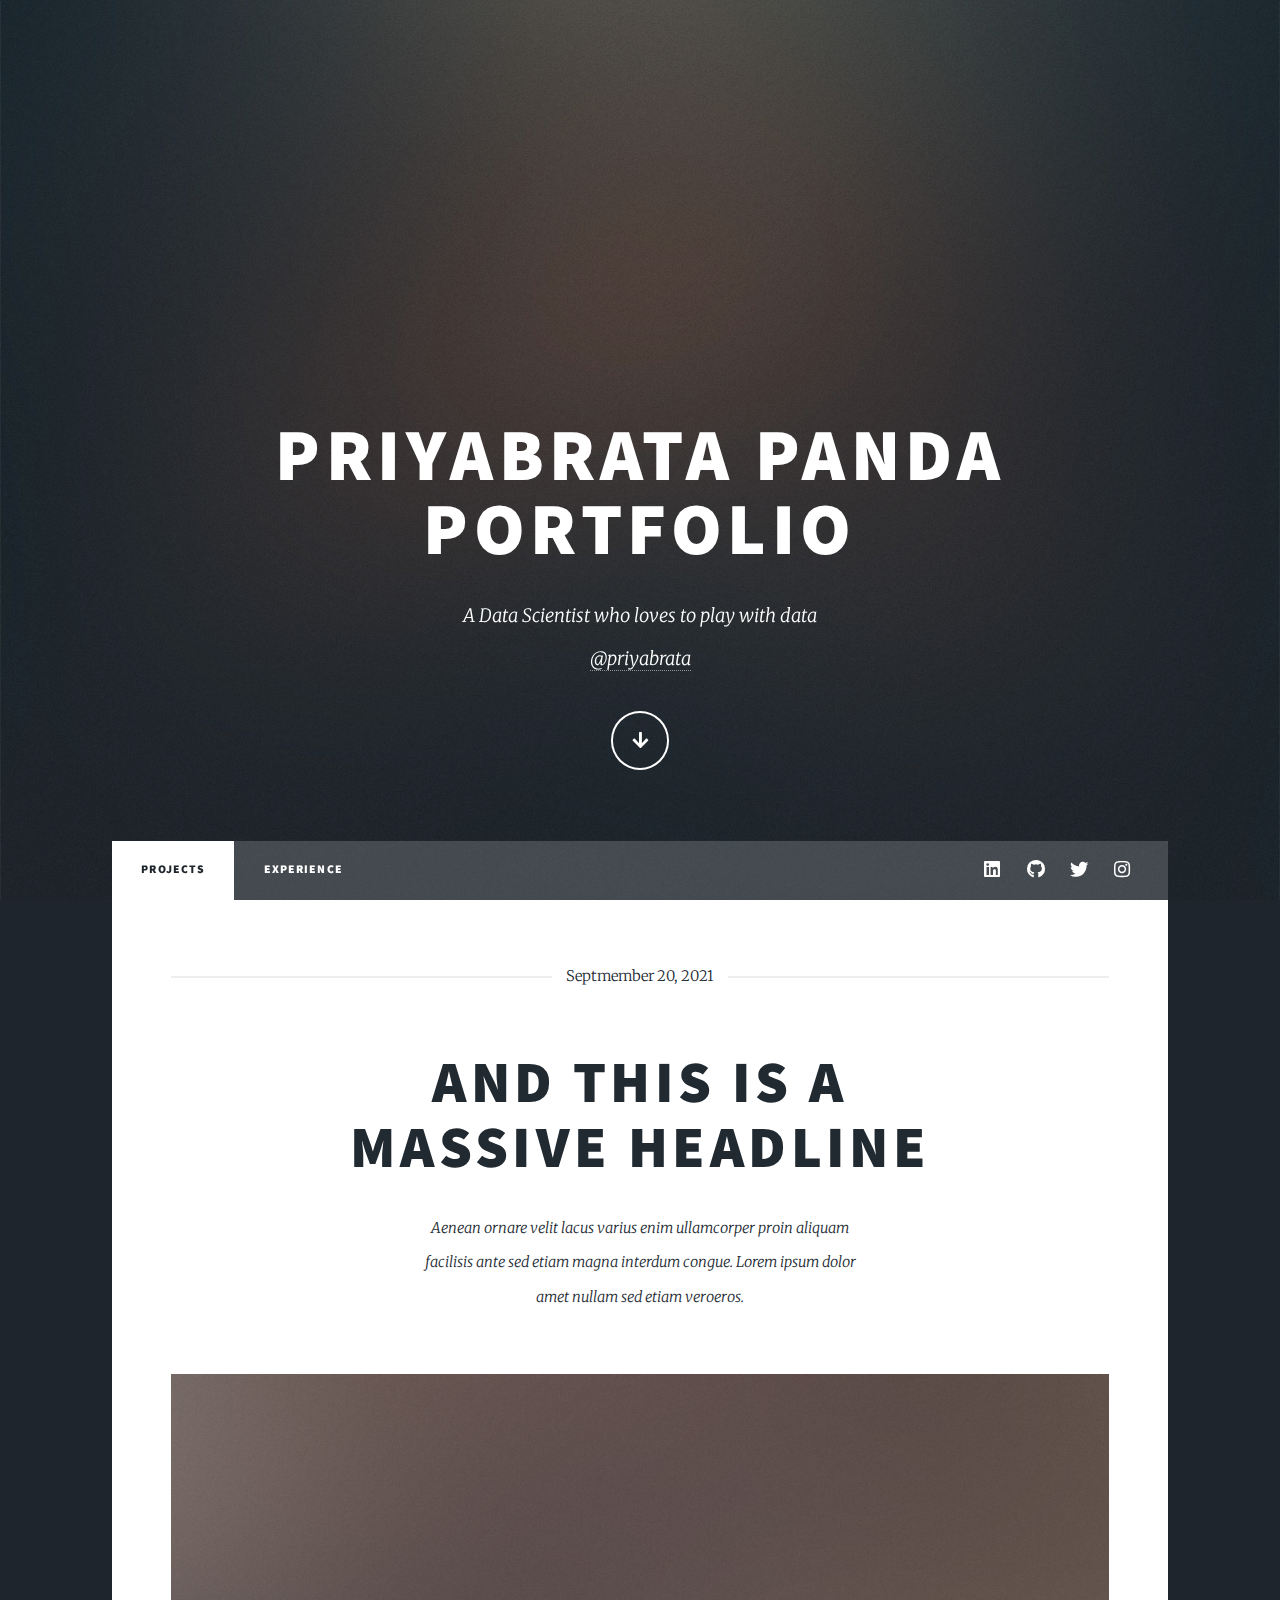
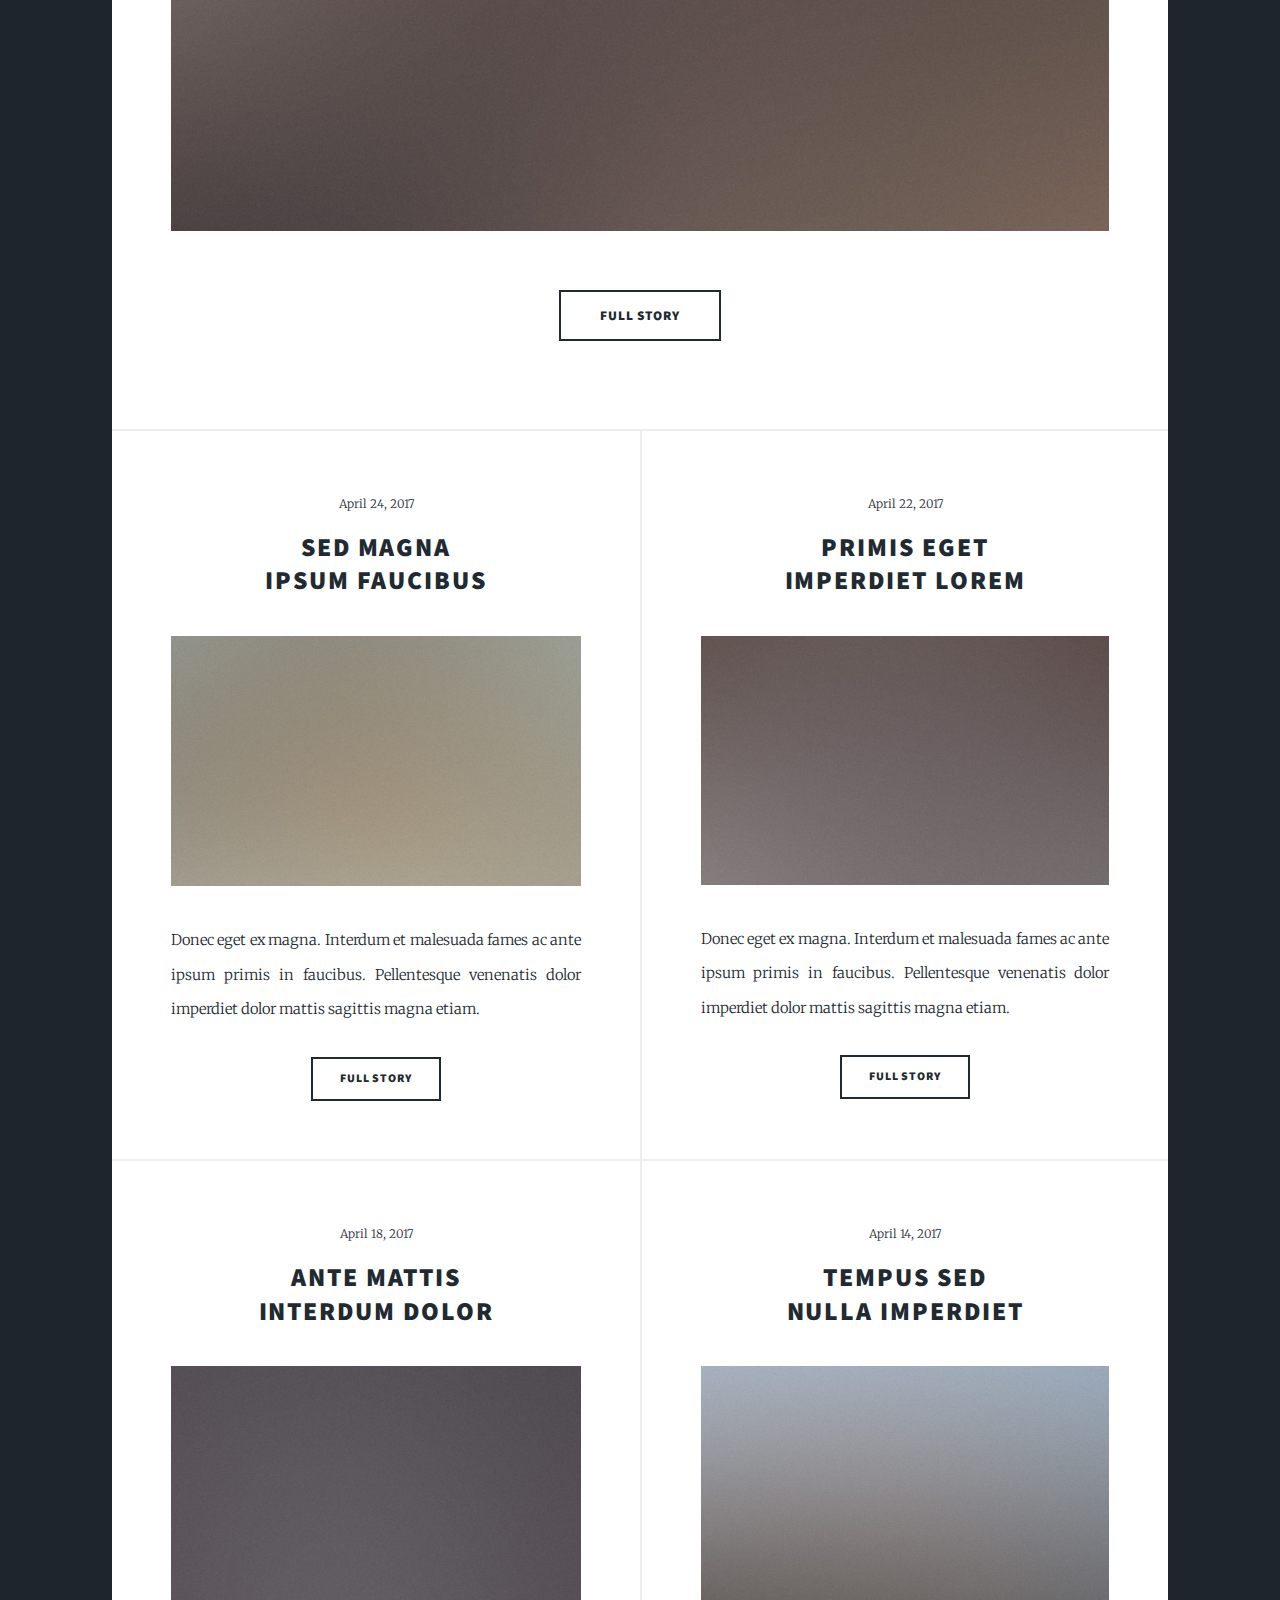
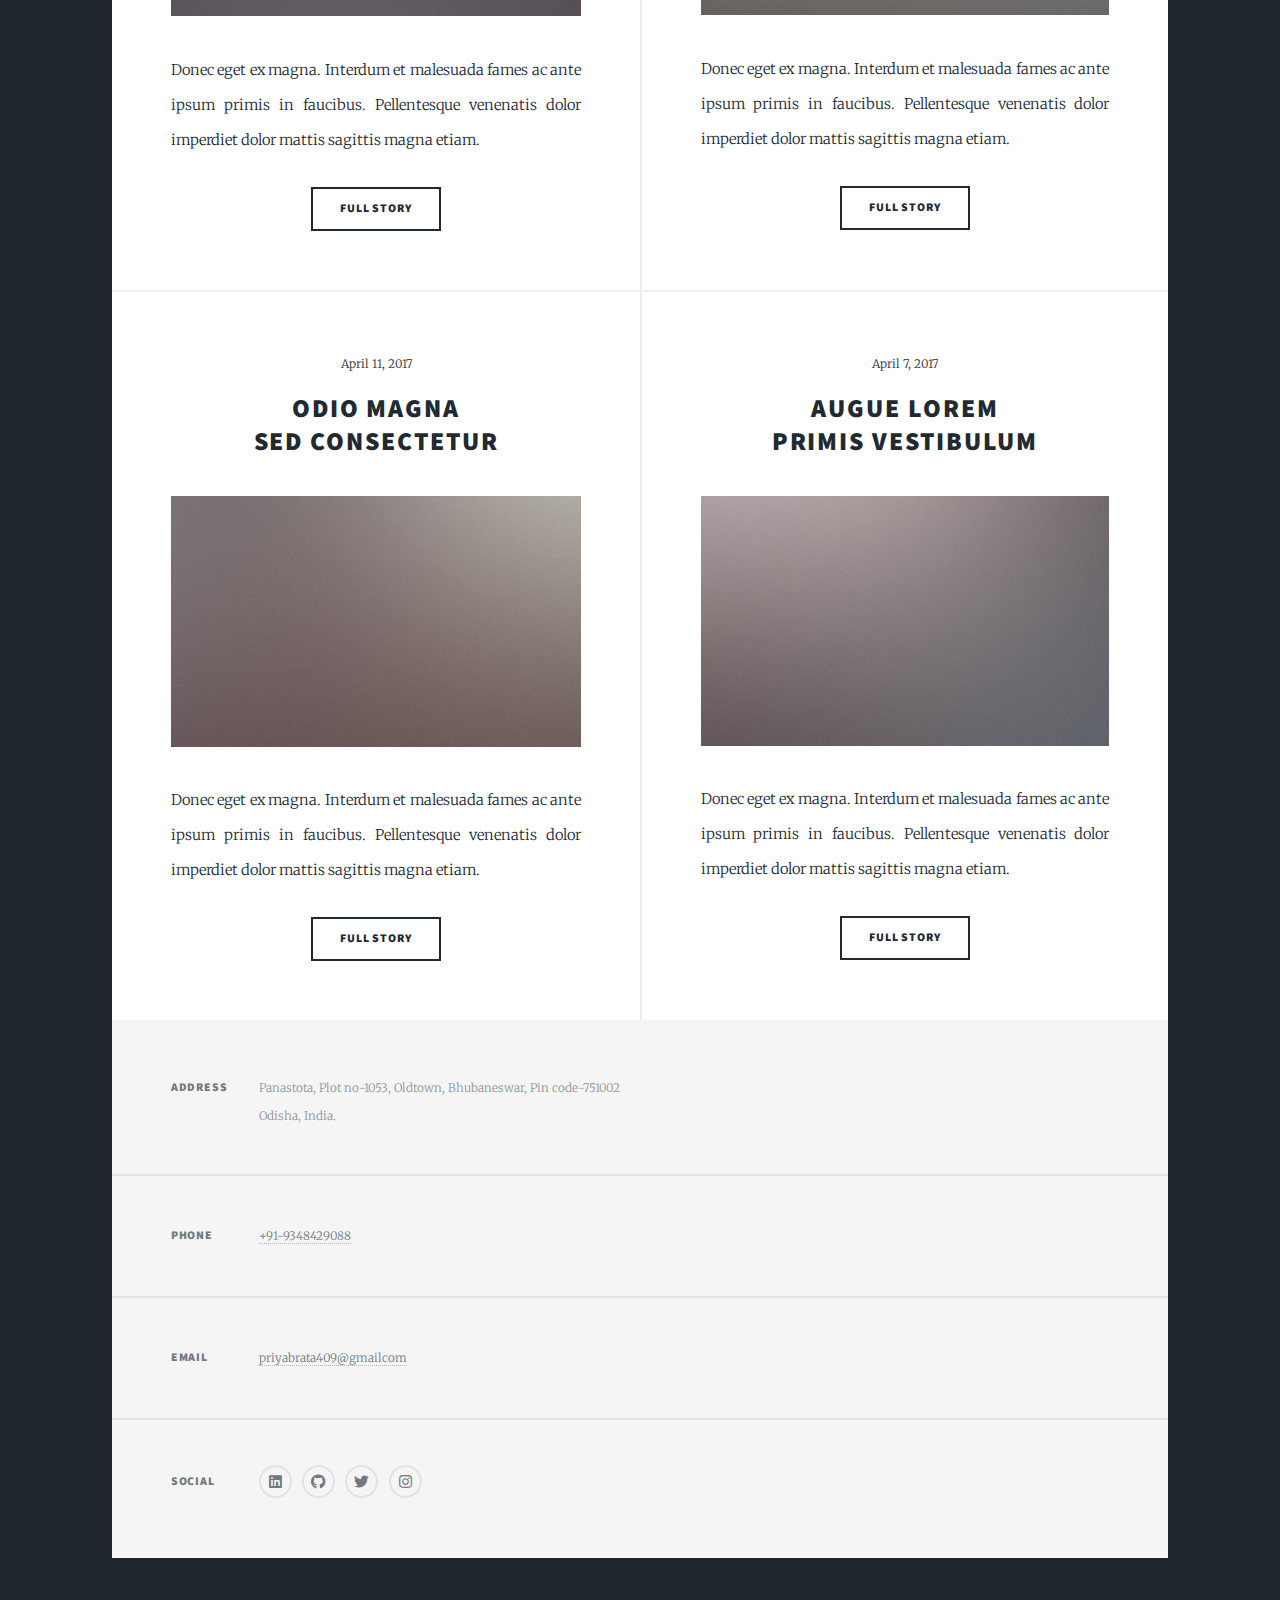
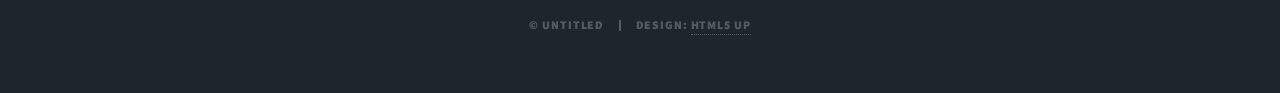
<file: index.html>
<!DOCTYPE HTML>
<!--
	Massively by HTML5 UP
	html5up.net | @ajlkn
	Free for personal and commercial use under the CCA 3.0 license (html5up.net/license)
-->
<html>
	<head>
		<title>Portfolio Website</title>
		<meta charset="utf-8" />
		<meta name="viewport" content="width=device-width, initial-scale=1, user-scalable=no" />
		<link rel="stylesheet" href="assets/css/main.css" />
		<noscript><link rel="stylesheet" href="assets/css/noscript.css" /></noscript>
	</head>
	<body class="is-preload">

		<!-- Wrapper -->
			<div id="wrapper" class="fade-in">

				<!-- Intro -->
					<div id="intro">
						<h1>Priyabrata Panda<br />
						Portfolio</h1>
						<p>A Data Scientist who loves to play with data <br />
					       <a href="https://www.linkedin.com/in/priyabrata-panda-5071/">@priyabrata</p>
						<ul class="actions">
							<li><a href="#header" class="button icon solid solo fa-arrow-down scrolly">Continue</a></li>
						</ul>
					</div>

				<!-- Header -->
					<header id="header">
						<a href="index.html" class="logo">Portfolio</a>
					</header>

				<!-- Nav -->
					<nav id="nav">
						<ul class="links">
							<li class="active"><a href="index.html">Projects</a></li>
							<li><a href="generic.html">Experience</a></li>
							
						</ul>
						<ul class="icons">
							<li><a href="https://www.linkedin.com/in/priyabrata-panda-5071/" class="icon brands fa-linkedin"><span class="label">LinkedIn</span></a></li>
							<li><a href="https://github.com/Priyabrata409" class="icon brands fa-github"><span class="label">GitHub</span></a></li>
							<li><a href="https://twitter.com/Priyabr83911850" class="icon brands fa-twitter"><span class="label">Twitter</span></a></li>
							<li><a href="https://www.instagram.com/lucky__2000/" class="icon brands fa-instagram"><span class="label">Instagram</span></a></li>
							
						</ul>
					</nav>

				<!-- Main -->
					<div id="main">

						<!-- Featured Post -->
							<article class="post featured">
								<header class="major">
									<span class="date">Septmember 20, 2021</span>
									<h2><a href="#">And this is a<br />
									massive headline</a></h2>
									<p>Aenean ornare velit lacus varius enim ullamcorper proin aliquam<br />
									facilisis ante sed etiam magna interdum congue. Lorem ipsum dolor<br />
									amet nullam sed etiam veroeros.</p>
								</header>
								<a href="#" class="image main"><img src="images/pic01.jpg" alt="" /></a>
								<ul class="actions special">
									<li><a href="#" class="button large">Full Story</a></li>
								</ul>
							</article>

						<!-- Posts -->
							<section class="posts">
								<article>
									<header>
										<span class="date">April 24, 2017</span>
										<h2><a href="#">Sed magna<br />
										ipsum faucibus</a></h2>
									</header>
									<a href="#" class="image fit"><img src="images/pic02.jpg" alt="" /></a>
									<p>Donec eget ex magna. Interdum et malesuada fames ac ante ipsum primis in faucibus. Pellentesque venenatis dolor imperdiet dolor mattis sagittis magna etiam.</p>
									<ul class="actions special">
										<li><a href="#" class="button">Full Story</a></li>
									</ul>
								</article>
								<article>
									<header>
										<span class="date">April 22, 2017</span>
										<h2><a href="#">Primis eget<br />
										imperdiet lorem</a></h2>
									</header>
									<a href="#" class="image fit"><img src="images/pic03.jpg" alt="" /></a>
									<p>Donec eget ex magna. Interdum et malesuada fames ac ante ipsum primis in faucibus. Pellentesque venenatis dolor imperdiet dolor mattis sagittis magna etiam.</p>
									<ul class="actions special">
										<li><a href="#" class="button">Full Story</a></li>
									</ul>
								</article>
								<article>
									<header>
										<span class="date">April 18, 2017</span>
										<h2><a href="#">Ante mattis<br />
										interdum dolor</a></h2>
									</header>
									<a href="#" class="image fit"><img src="images/pic04.jpg" alt="" /></a>
									<p>Donec eget ex magna. Interdum et malesuada fames ac ante ipsum primis in faucibus. Pellentesque venenatis dolor imperdiet dolor mattis sagittis magna etiam.</p>
									<ul class="actions special">
										<li><a href="#" class="button">Full Story</a></li>
									</ul>
								</article>
								<article>
									<header>
										<span class="date">April 14, 2017</span>
										<h2><a href="#">Tempus sed<br />
										nulla imperdiet</a></h2>
									</header>
									<a href="#" class="image fit"><img src="images/pic05.jpg" alt="" /></a>
									<p>Donec eget ex magna. Interdum et malesuada fames ac ante ipsum primis in faucibus. Pellentesque venenatis dolor imperdiet dolor mattis sagittis magna etiam.</p>
									<ul class="actions special">
										<li><a href="#" class="button">Full Story</a></li>
									</ul>
								</article>
								<article>
									<header>
										<span class="date">April 11, 2017</span>
										<h2><a href="#">Odio magna<br />
										sed consectetur</a></h2>
									</header>
									<a href="#" class="image fit"><img src="images/pic06.jpg" alt="" /></a>
									<p>Donec eget ex magna. Interdum et malesuada fames ac ante ipsum primis in faucibus. Pellentesque venenatis dolor imperdiet dolor mattis sagittis magna etiam.</p>
									<ul class="actions special">
										<li><a href="#" class="button">Full Story</a></li>
									</ul>
								</article>
								<article>
									<header>
										<span class="date">April 7, 2017</span>
										<h2><a href="#">Augue lorem<br />
										primis vestibulum</a></h2>
									</header>
									<a href="#" class="image fit"><img src="images/pic07.jpg" alt="" /></a>
									<p>Donec eget ex magna. Interdum et malesuada fames ac ante ipsum primis in faucibus. Pellentesque venenatis dolor imperdiet dolor mattis sagittis magna etiam.</p>
									<ul class="actions special">
										<li><a href="#" class="button">Full Story</a></li>
									</ul>
								</article>
							</section>


					</div>

				<!-- Footer -->
					<footer id="footer">
						
						<section class="split contact">
							<section class="alt">
								<h3>Address</h3>
								<p>Panastota, Plot no-1053, Oldtown, Bhubaneswar, Pin code-751002<br />
								Odisha, India.</p>
							</section>
							<section>
								<h3>Phone</h3>
								<p><a href="#">+91-9348429088</a></p>
							</section>
							<section>
								<h3>Email</h3>
								<p><a href="#">priyabrata409@gmailcom</a></p>
							</section>
							<section>
								<h3>Social</h3>
								<ul class="icons alt">
									<li><a href="https://www.linkedin.com/in/priyabrata-panda-5071/" class="icon brands fa-linkedin"><span class="label">LinkedIn</span></a></li>
							        <li><a href="https://github.com/Priyabrata409" class="icon brands fa-github"><span class="label">GitHub</span></a></li>
							        <li><a href="https://twitter.com/Priyabr83911850" class="icon brands fa-twitter"><span class="label">Twitter</span></a></li>
							        <li><a href="https://www.instagram.com/lucky__2000/" class="icon brands fa-instagram"><span class="label">Instagram</span></a></li>
							
								</ul>
							</section>
						</section>
					</footer>

				<!-- Copyright -->
					<div id="copyright">
						<ul><li>&copy; Untitled</li><li>Design: <a href="https://html5up.net">HTML5 UP</a></li></ul>
					</div>

			</div>

		<!-- Scripts -->
			<script src="assets/js/jquery.min.js"></script>
			<script src="assets/js/jquery.scrollex.min.js"></script>
			<script src="assets/js/jquery.scrolly.min.js"></script>
			<script src="assets/js/browser.min.js"></script>
			<script src="assets/js/breakpoints.min.js"></script>
			<script src="assets/js/util.js"></script>
			<script src="assets/js/main.js"></script>

	</body>
</html>
</file>
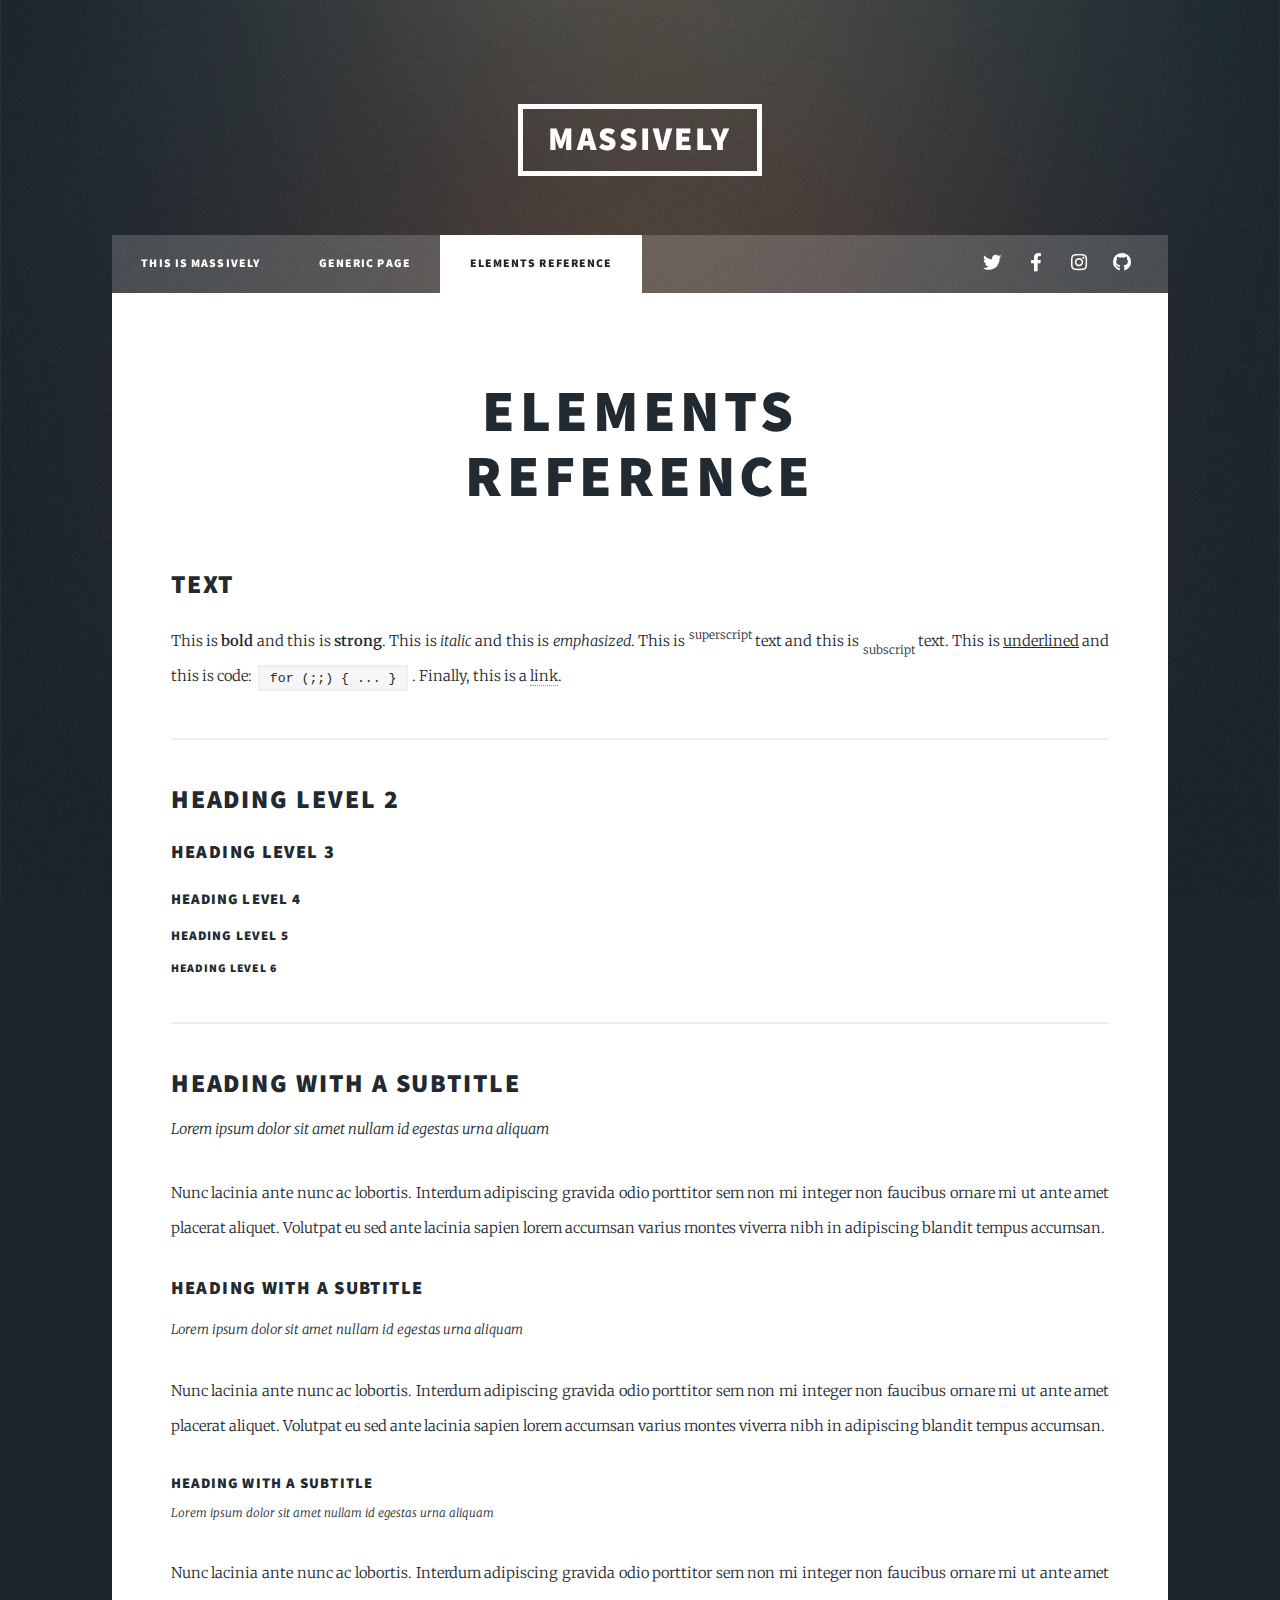
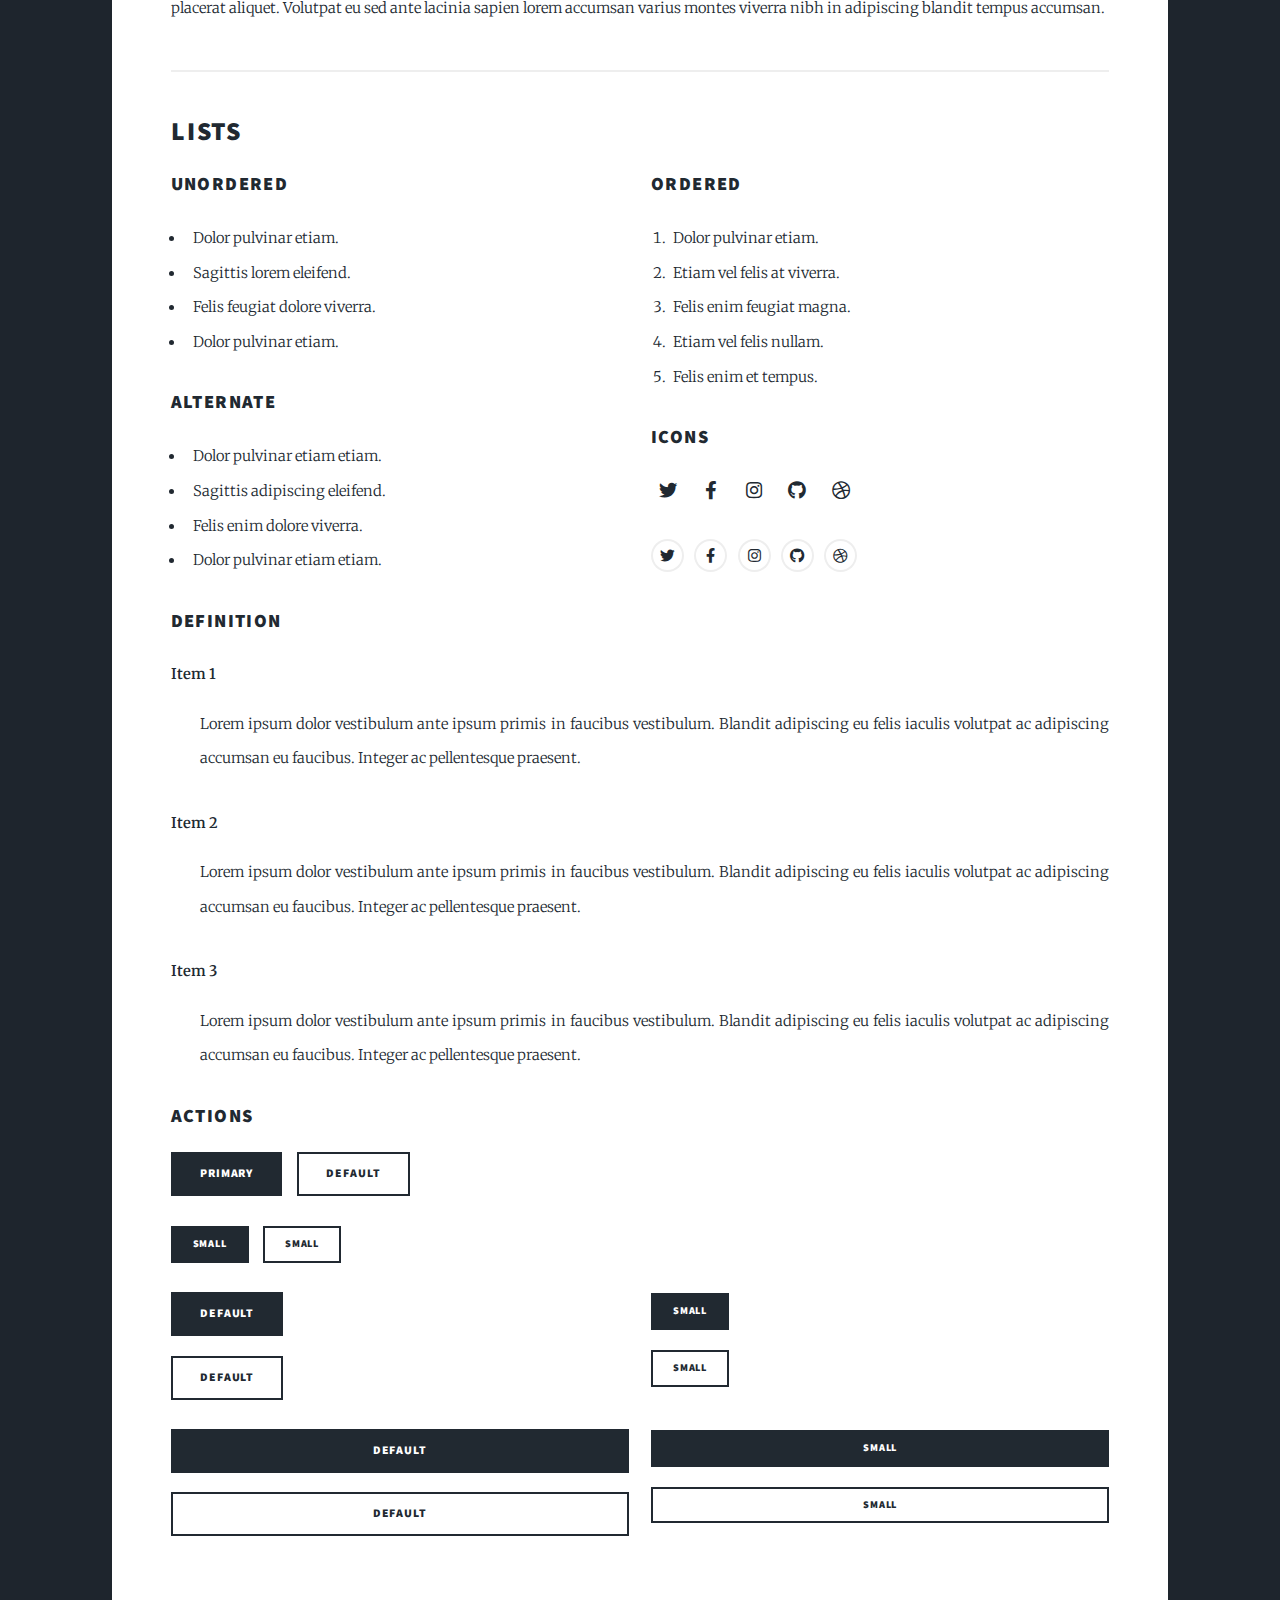
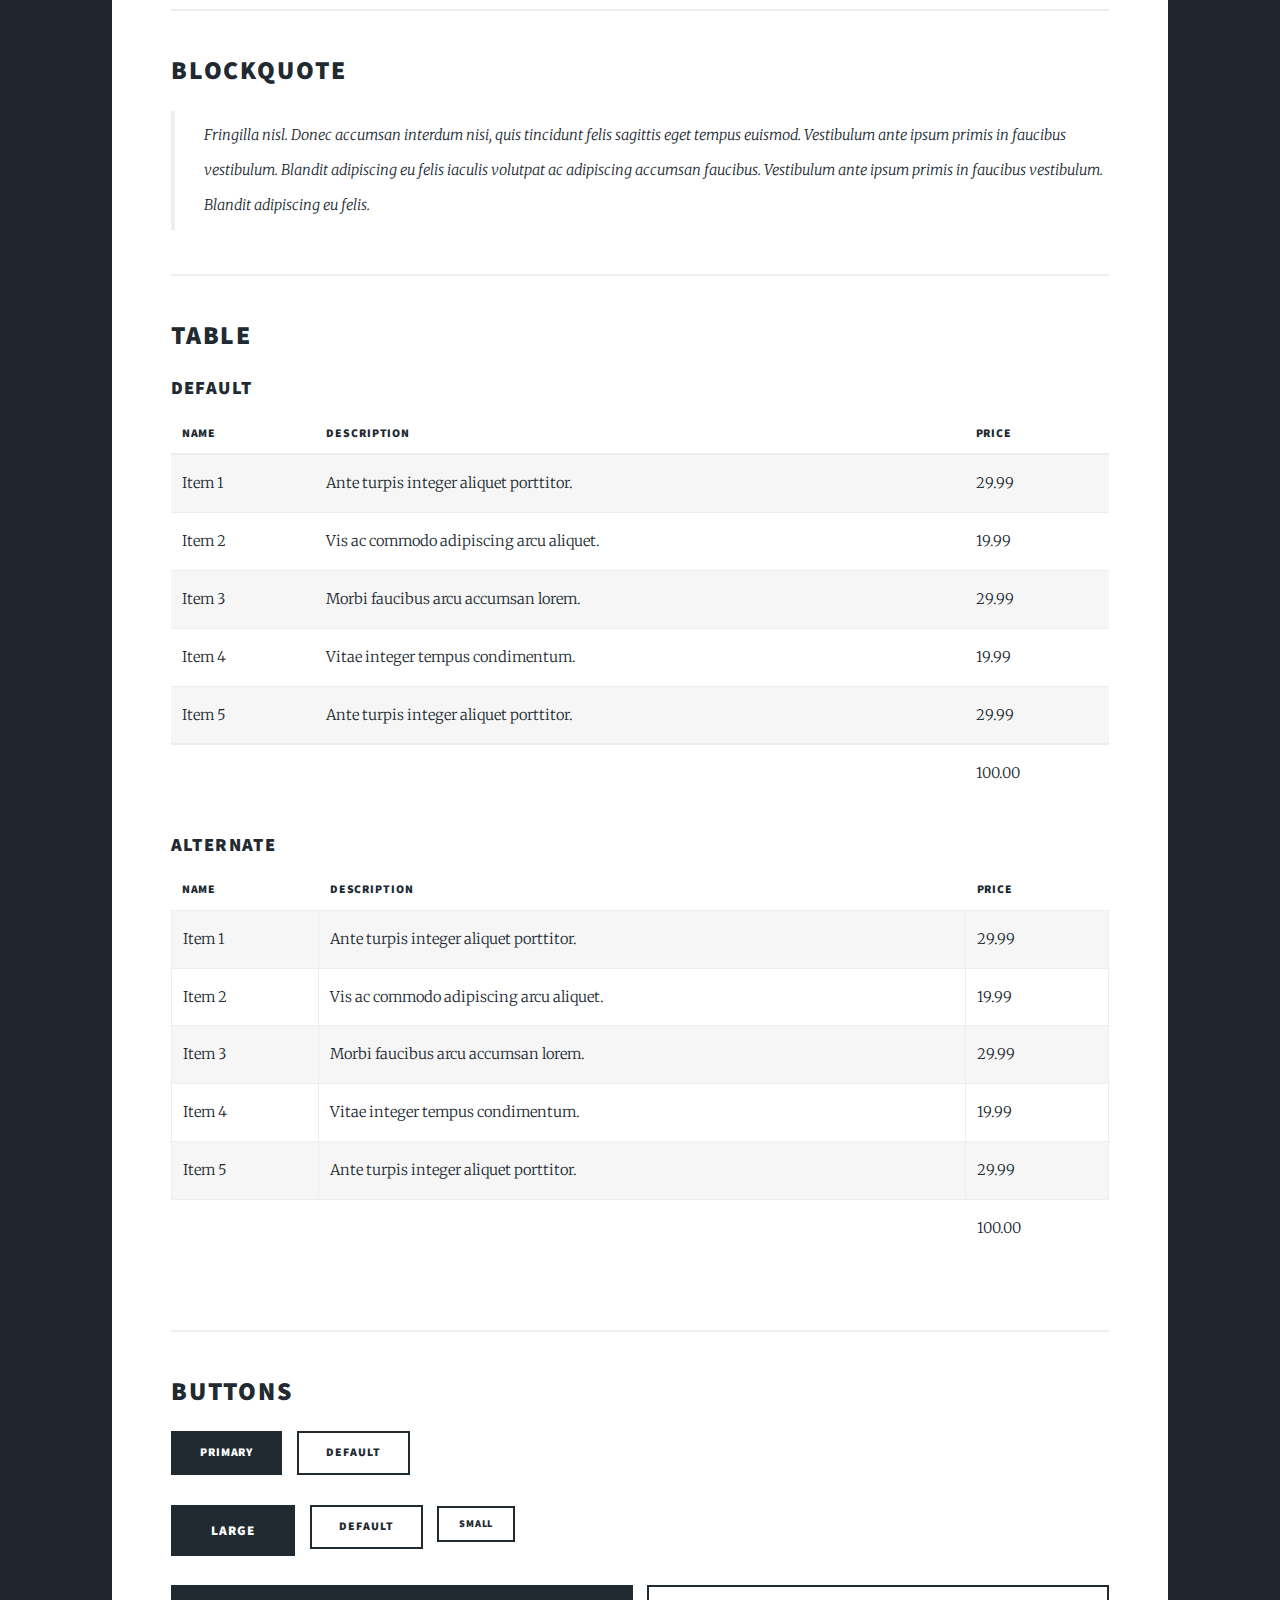
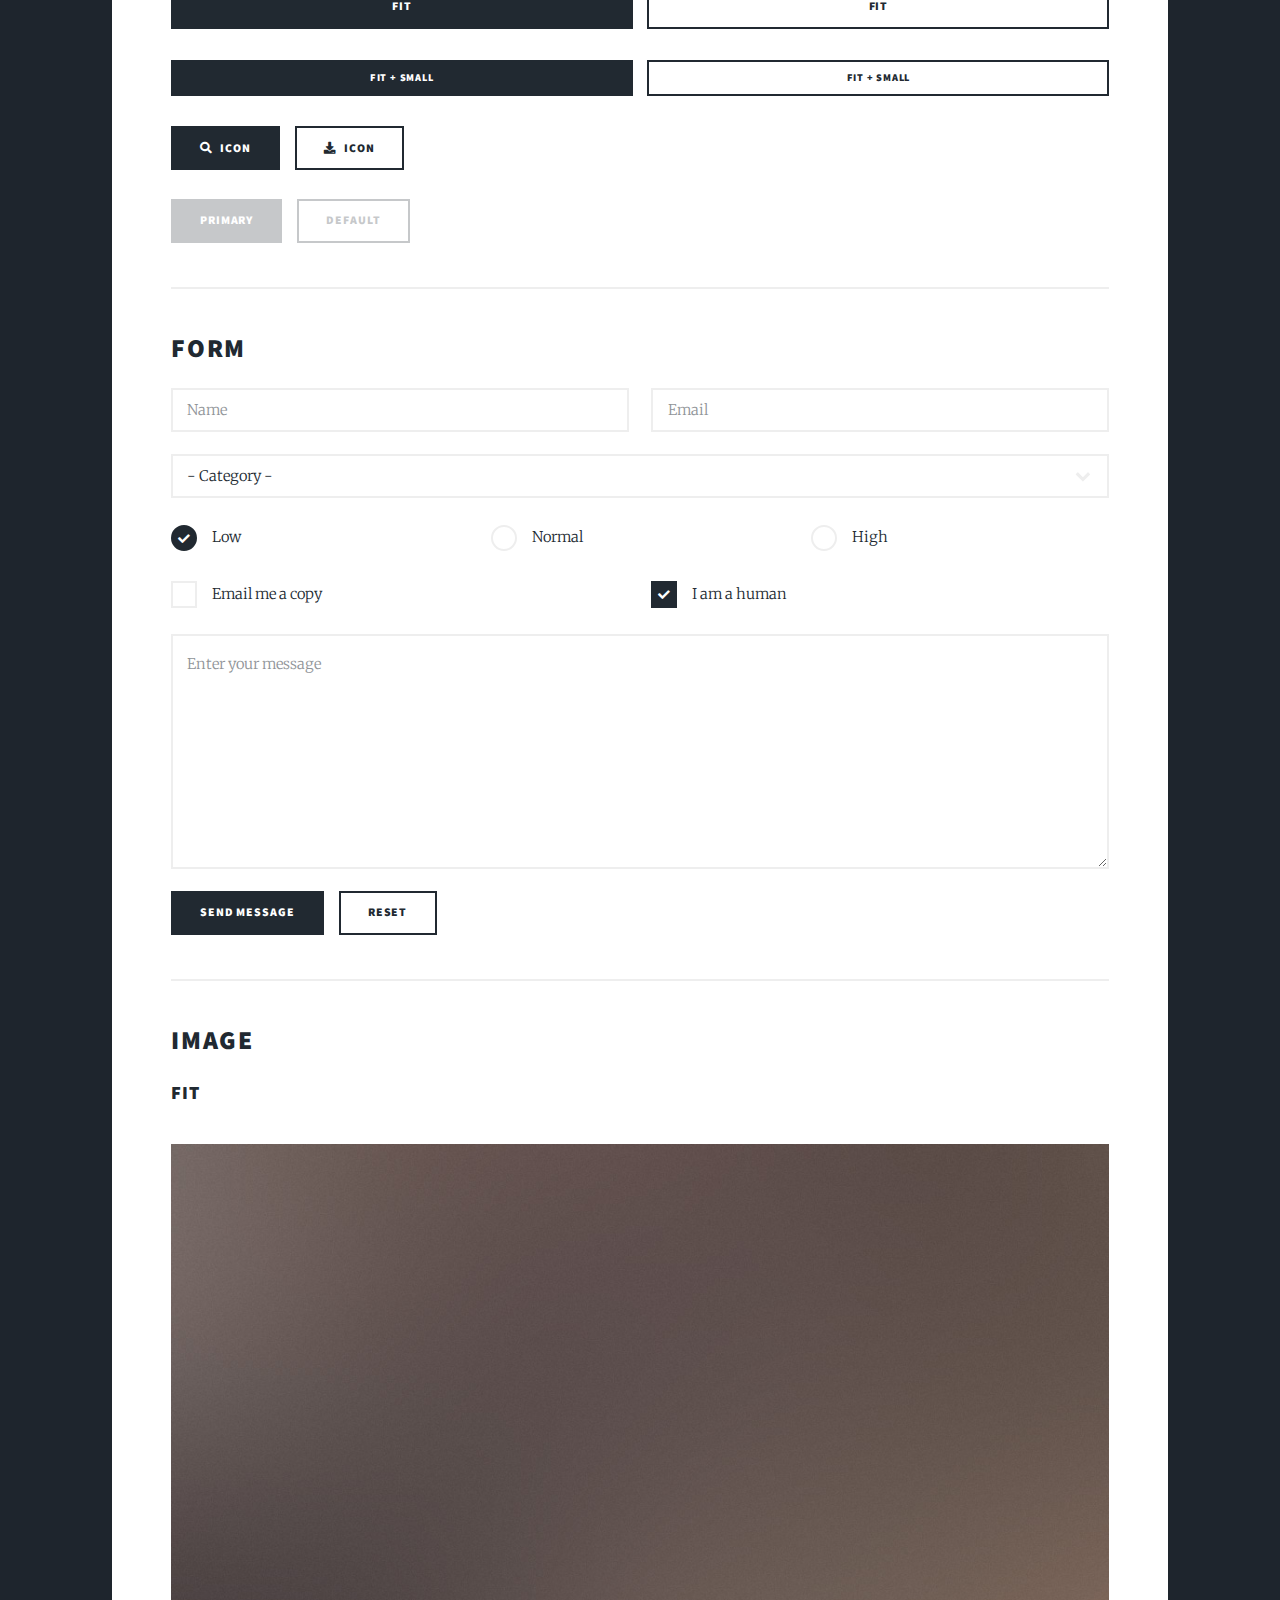
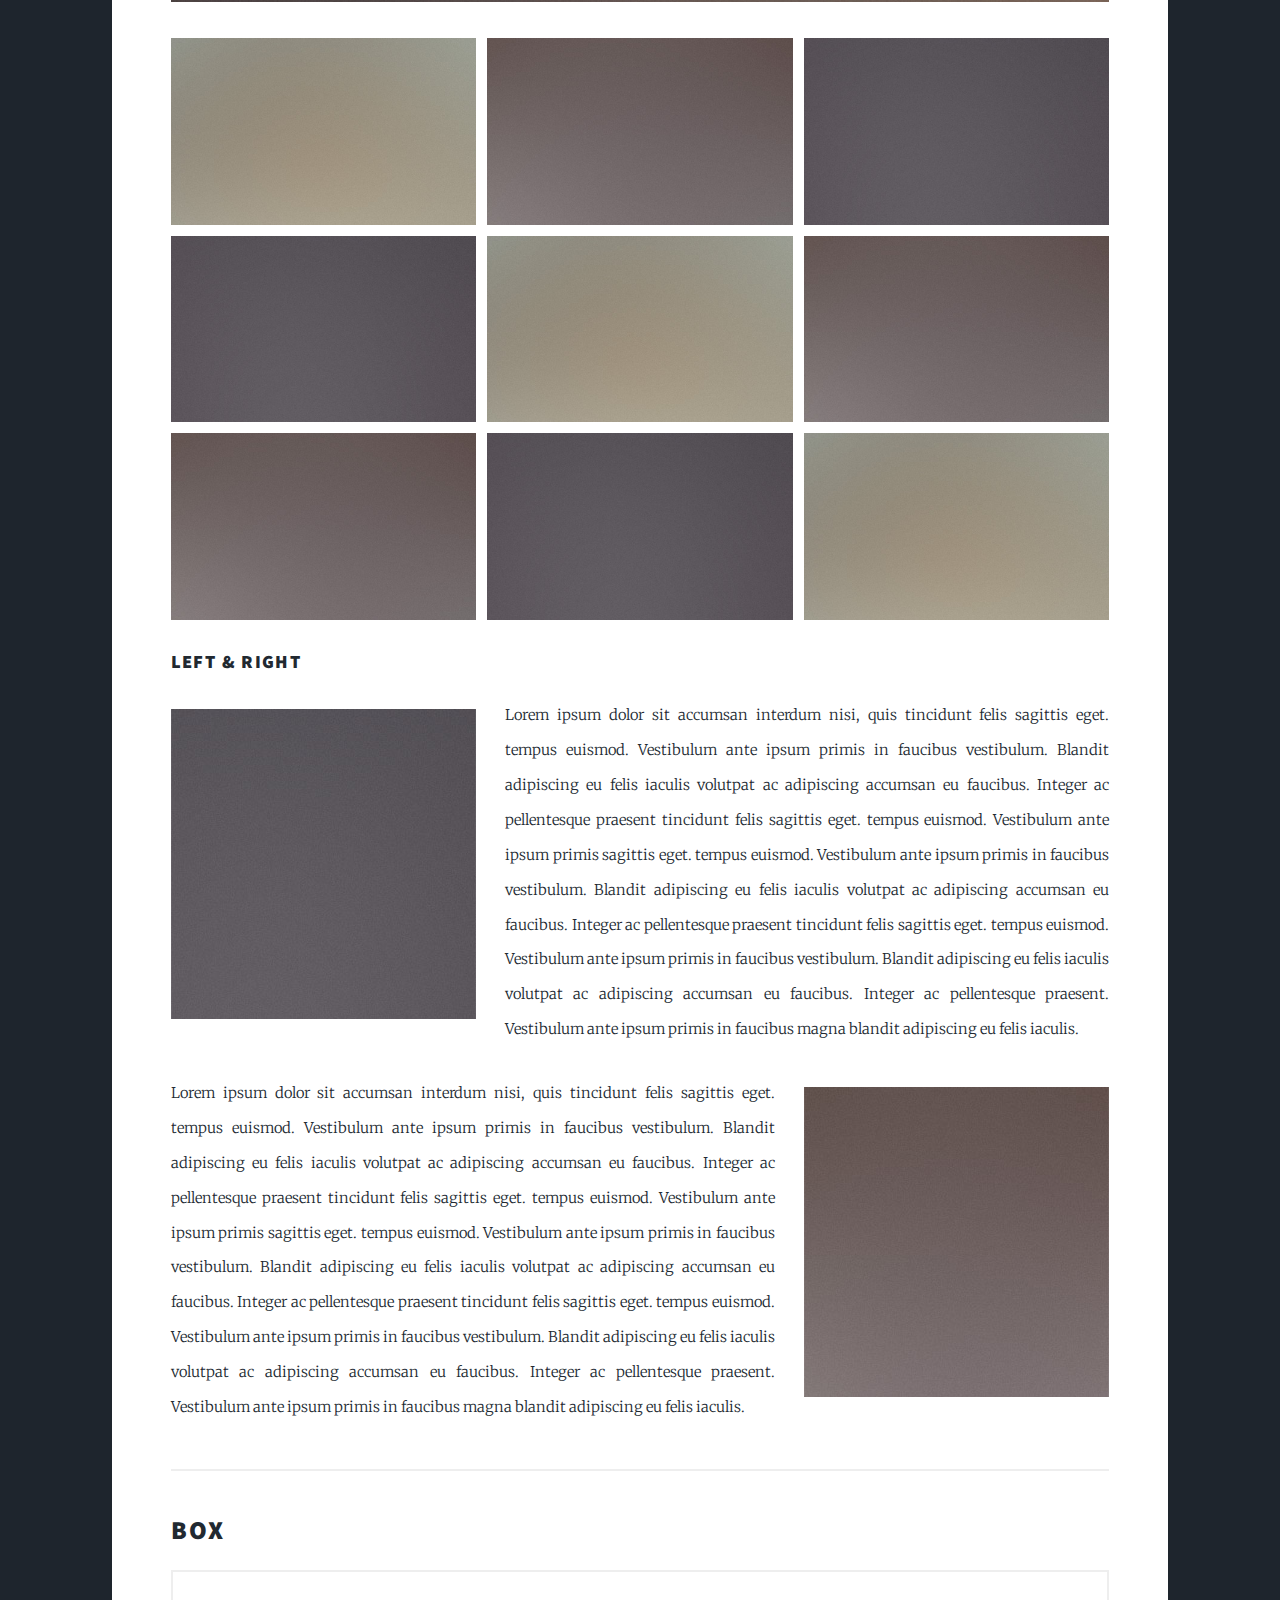
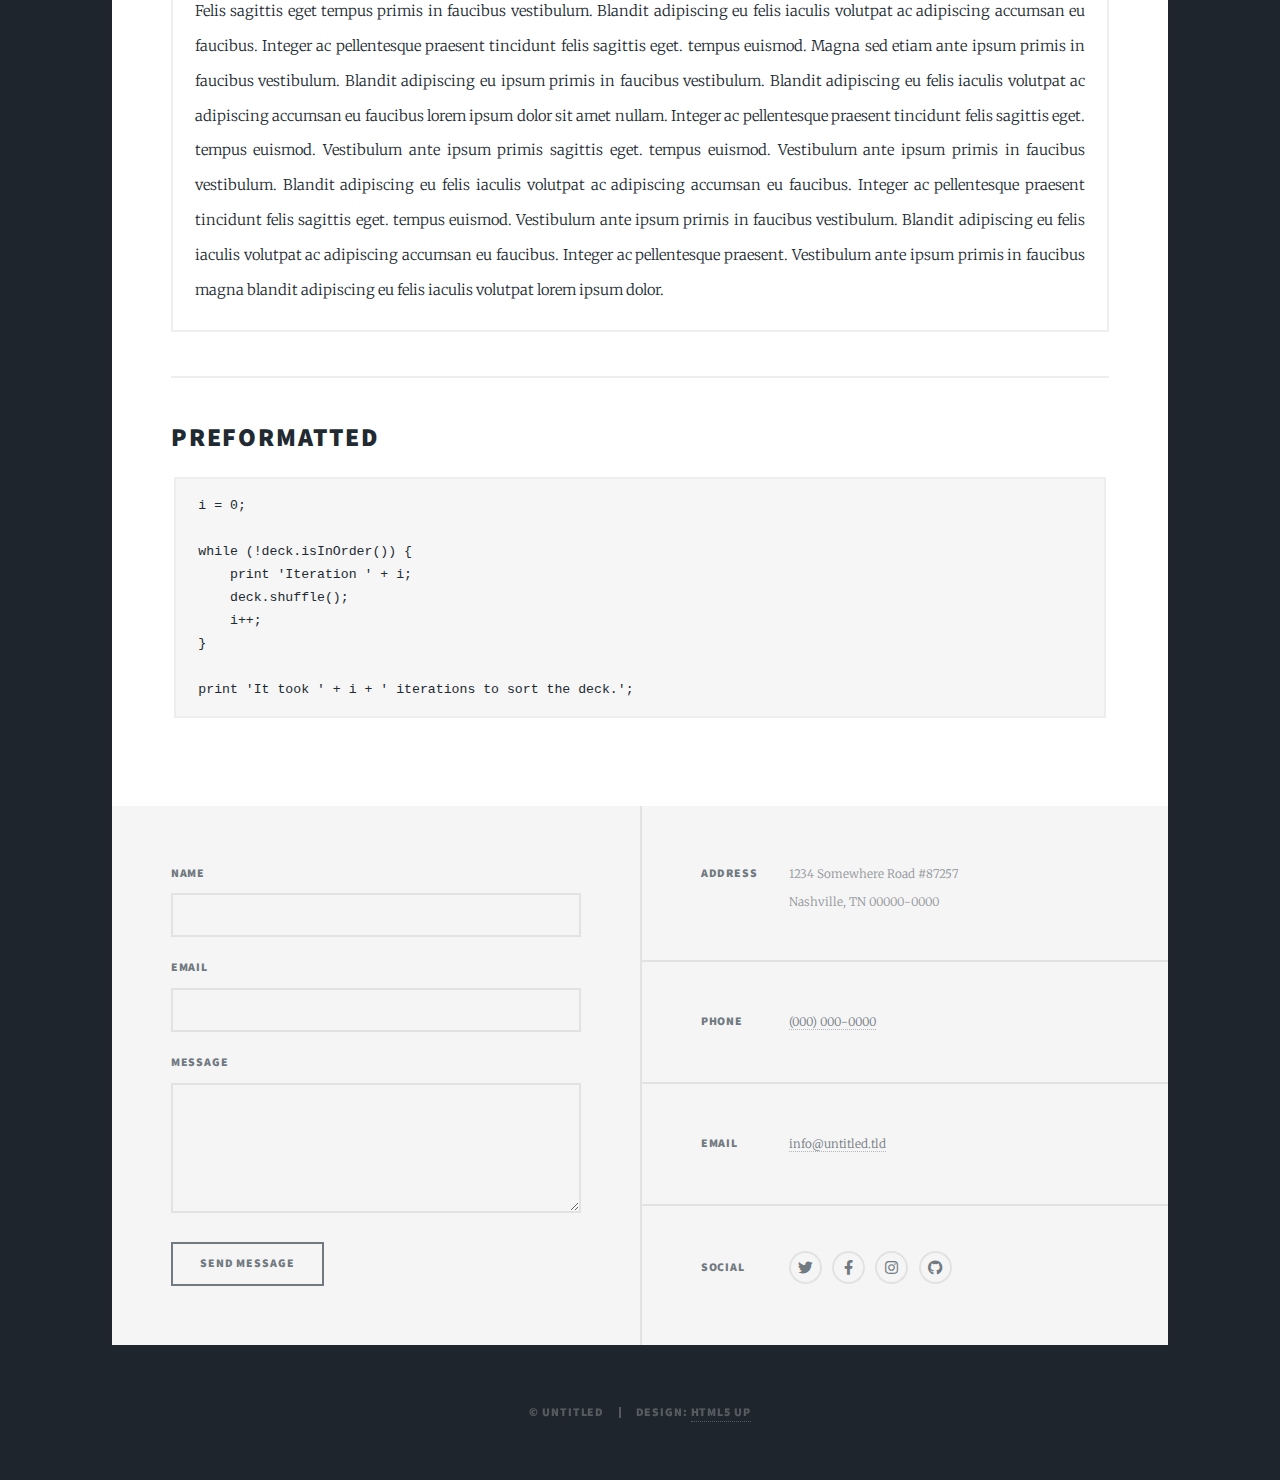
<file: elements.html>
<!DOCTYPE HTML>
<!--
	Massively by HTML5 UP
	html5up.net | @ajlkn
	Free for personal and commercial use under the CCA 3.0 license (html5up.net/license)
-->
<html>
	<head>
		<title>Elements Reference - Massively by HTML5 UP</title>
		<meta charset="utf-8" />
		<meta name="viewport" content="width=device-width, initial-scale=1, user-scalable=no" />
		<link rel="stylesheet" href="assets/css/main.css" />
		<noscript><link rel="stylesheet" href="assets/css/noscript.css" /></noscript>
	</head>
	<body class="is-preload">

		<!-- Wrapper -->
			<div id="wrapper">

				<!-- Header -->
					<header id="header">
						<a href="index.html" class="logo">Massively</a>
					</header>

				<!-- Nav -->
					<nav id="nav">
						<ul class="links">
							<li><a href="index.html">This is Massively</a></li>
							<li><a href="generic.html">Generic Page</a></li>
							<li class="active"><a href="elements.html">Elements Reference</a></li>
						</ul>
						<ul class="icons">
							<li><a href="#" class="icon brands fa-twitter"><span class="label">Twitter</span></a></li>
							<li><a href="#" class="icon brands fa-facebook-f"><span class="label">Facebook</span></a></li>
							<li><a href="#" class="icon brands fa-instagram"><span class="label">Instagram</span></a></li>
							<li><a href="#" class="icon brands fa-github"><span class="label">GitHub</span></a></li>
						</ul>
					</nav>

				<!-- Main -->
					<div id="main">

						<!-- Post -->
							<section class="post">
								<header class="major">
									<h1>Elements<br />
									Reference</h1>
								</header>

								<!-- Text stuff -->
									<h2>Text</h2>
									<p>This is <b>bold</b> and this is <strong>strong</strong>. This is <i>italic</i> and this is <em>emphasized</em>.
									This is <sup>superscript</sup> text and this is <sub>subscript</sub> text.
									This is <u>underlined</u> and this is code: <code>for (;;) { ... }</code>.
									Finally, this is a <a href="#">link</a>.</p>
									<hr />
									<h2>Heading Level 2</h2>
									<h3>Heading Level 3</h3>
									<h4>Heading Level 4</h4>
									<h5>Heading Level 5</h5>
									<h6>Heading Level 6</h6>
									<hr />
									<header>
										<h2>Heading with a Subtitle</h2>
										<p>Lorem ipsum dolor sit amet nullam id egestas urna aliquam</p>
									</header>
									<p>Nunc lacinia ante nunc ac lobortis. Interdum adipiscing gravida odio porttitor sem non mi integer non faucibus ornare mi ut ante amet placerat aliquet. Volutpat eu sed ante lacinia sapien lorem accumsan varius montes viverra nibh in adipiscing blandit tempus accumsan.</p>
									<header>
										<h3>Heading with a Subtitle</h3>
										<p>Lorem ipsum dolor sit amet nullam id egestas urna aliquam</p>
									</header>
									<p>Nunc lacinia ante nunc ac lobortis. Interdum adipiscing gravida odio porttitor sem non mi integer non faucibus ornare mi ut ante amet placerat aliquet. Volutpat eu sed ante lacinia sapien lorem accumsan varius montes viverra nibh in adipiscing blandit tempus accumsan.</p>
									<header>
										<h4>Heading with a Subtitle</h4>
										<p>Lorem ipsum dolor sit amet nullam id egestas urna aliquam</p>
									</header>
									<p>Nunc lacinia ante nunc ac lobortis. Interdum adipiscing gravida odio porttitor sem non mi integer non faucibus ornare mi ut ante amet placerat aliquet. Volutpat eu sed ante lacinia sapien lorem accumsan varius montes viverra nibh in adipiscing blandit tempus accumsan.</p>

									<hr />

								<!-- Lists -->
									<h2>Lists</h2>
									<div class="row">
										<div class="col-6 col-12-small">

											<h3>Unordered</h3>
											<ul>
												<li>Dolor pulvinar etiam.</li>
												<li>Sagittis lorem eleifend.</li>
												<li>Felis feugiat dolore viverra.</li>
												<li>Dolor pulvinar etiam.</li>
											</ul>

											<h3>Alternate</h3>
											<ul class="alt">
												<li>Dolor pulvinar etiam etiam.</li>
												<li>Sagittis adipiscing eleifend.</li>
												<li>Felis enim dolore viverra.</li>
												<li>Dolor pulvinar etiam etiam.</li>
											</ul>

										</div>
										<div class="col-6 col-12-small">

											<h3>Ordered</h3>
											<ol>
												<li>Dolor pulvinar etiam.</li>
												<li>Etiam vel felis at viverra.</li>
												<li>Felis enim feugiat magna.</li>
												<li>Etiam vel felis nullam.</li>
												<li>Felis enim et tempus.</li>
											</ol>

											<h3>Icons</h3>
											<ul class="icons">
												<li><a href="#" class="icon brands fa-twitter"><span class="label">Twitter</span></a></li>
												<li><a href="#" class="icon brands fa-facebook-f"><span class="label">Facebook</span></a></li>
												<li><a href="#" class="icon brands fa-instagram"><span class="label">Instagram</span></a></li>
												<li><a href="#" class="icon brands fa-github"><span class="label">Github</span></a></li>
												<li><a href="#" class="icon brands fa-dribbble"><span class="label">Dribbble</span></a></li>
											</ul>
											<ul class="icons alt">
												<li><a href="#" class="icon brands alt fa-twitter"><span class="label">Twitter</span></a></li>
												<li><a href="#" class="icon brands alt fa-facebook-f"><span class="label">Facebook</span></a></li>
												<li><a href="#" class="icon brands alt fa-instagram"><span class="label">Instagram</span></a></li>
												<li><a href="#" class="icon brands alt fa-github"><span class="label">Github</span></a></li>
												<li><a href="#" class="icon brands alt fa-dribbble"><span class="label">Dribbble</span></a></li>
											</ul>

										</div>
									</div>
									<h3>Definition</h3>
									<dl>
										<dt>Item 1</dt>
										<dd>
											<p>Lorem ipsum dolor vestibulum ante ipsum primis in faucibus vestibulum. Blandit adipiscing eu felis iaculis volutpat ac adipiscing accumsan eu faucibus. Integer ac pellentesque praesent.</p>
										</dd>
										<dt>Item 2</dt>
										<dd>
											<p>Lorem ipsum dolor vestibulum ante ipsum primis in faucibus vestibulum. Blandit adipiscing eu felis iaculis volutpat ac adipiscing accumsan eu faucibus. Integer ac pellentesque praesent.</p>
										</dd>
										<dt>Item 3</dt>
										<dd>
											<p>Lorem ipsum dolor vestibulum ante ipsum primis in faucibus vestibulum. Blandit adipiscing eu felis iaculis volutpat ac adipiscing accumsan eu faucibus. Integer ac pellentesque praesent.</p>
										</dd>
									</dl>

									<h3>Actions</h3>
									<ul class="actions">
										<li><a href="#" class="button primary">Primary</a></li>
										<li><a href="#" class="button">Default</a></li>
									</ul>
									<ul class="actions small">
										<li><a href="#" class="button primary small">Small</a></li>
										<li><a href="#" class="button small">Small</a></li>
									</ul>
									<div class="row">
										<div class="col-6 col-12-small">
											<ul class="actions stacked">
												<li><a href="#" class="button primary">Default</a></li>
												<li><a href="#" class="button">Default</a></li>
											</ul>
										</div>
										<div class="col-6 col-12-small">
											<ul class="actions stacked">
												<li><a href="#" class="button primary small">Small</a></li>
												<li><a href="#" class="button small">Small</a></li>
											</ul>
										</div>
									</div>
									<div class="row">
										<div class="col-6 col-12-small">
											<ul class="actions stacked">
												<li><a href="#" class="button primary fit">Default</a></li>
												<li><a href="#" class="button fit">Default</a></li>
											</ul>
										</div>
										<div class="col-6 col-12-small">
											<ul class="actions stacked">
												<li><a href="#" class="button primary small fit">Small</a></li>
												<li><a href="#" class="button small fit">Small</a></li>
											</ul>
										</div>
									</div>

									<hr />

								<!-- Blockquote -->
									<h2>Blockquote</h2>
									<blockquote>Fringilla nisl. Donec accumsan interdum nisi, quis tincidunt felis sagittis eget tempus euismod. Vestibulum ante ipsum primis in faucibus vestibulum. Blandit adipiscing eu felis iaculis volutpat ac adipiscing accumsan faucibus. Vestibulum ante ipsum primis in faucibus vestibulum. Blandit adipiscing eu felis.</blockquote>

									<hr />

								<!-- Table -->
									<h2>Table</h2>

									<h3>Default</h3>
									<div class="table-wrapper">
										<table>
											<thead>
												<tr>
													<th>Name</th>
													<th>Description</th>
													<th>Price</th>
												</tr>
											</thead>
											<tbody>
												<tr>
													<td>Item 1</td>
													<td>Ante turpis integer aliquet porttitor.</td>
													<td>29.99</td>
												</tr>
												<tr>
													<td>Item 2</td>
													<td>Vis ac commodo adipiscing arcu aliquet.</td>
													<td>19.99</td>
												</tr>
												<tr>
													<td>Item 3</td>
													<td> Morbi faucibus arcu accumsan lorem.</td>
													<td>29.99</td>
												</tr>
												<tr>
													<td>Item 4</td>
													<td>Vitae integer tempus condimentum.</td>
													<td>19.99</td>
												</tr>
												<tr>
													<td>Item 5</td>
													<td>Ante turpis integer aliquet porttitor.</td>
													<td>29.99</td>
												</tr>
											</tbody>
											<tfoot>
												<tr>
													<td colspan="2"></td>
													<td>100.00</td>
												</tr>
											</tfoot>
										</table>
									</div>

									<h3>Alternate</h3>
									<div class="table-wrapper">
										<table class="alt">
											<thead>
												<tr>
													<th>Name</th>
													<th>Description</th>
													<th>Price</th>
												</tr>
											</thead>
											<tbody>
												<tr>
													<td>Item 1</td>
													<td>Ante turpis integer aliquet porttitor.</td>
													<td>29.99</td>
												</tr>
												<tr>
													<td>Item 2</td>
													<td>Vis ac commodo adipiscing arcu aliquet.</td>
													<td>19.99</td>
												</tr>
												<tr>
													<td>Item 3</td>
													<td> Morbi faucibus arcu accumsan lorem.</td>
													<td>29.99</td>
												</tr>
												<tr>
													<td>Item 4</td>
													<td>Vitae integer tempus condimentum.</td>
													<td>19.99</td>
												</tr>
												<tr>
													<td>Item 5</td>
													<td>Ante turpis integer aliquet porttitor.</td>
													<td>29.99</td>
												</tr>
											</tbody>
											<tfoot>
												<tr>
													<td colspan="2"></td>
													<td>100.00</td>
												</tr>
											</tfoot>
										</table>
									</div>

									<hr />

								<!-- Buttons -->
									<h2>Buttons</h2>
									<ul class="actions">
										<li><a href="#" class="button primary">Primary</a></li>
										<li><a href="#" class="button">Default</a></li>
									</ul>
									<ul class="actions">
										<li><a href="#" class="button primary large">Large</a></li>
										<li><a href="#" class="button">Default</a></li>
										<li><a href="#" class="button small">Small</a></li>
									</ul>
									<ul class="actions fit">
										<li><a href="#" class="button primary fit">Fit</a></li>
										<li><a href="#" class="button fit">Fit</a></li>
									</ul>
									<ul class="actions fit small">
										<li><a href="#" class="button primary fit small">Fit + Small</a></li>
										<li><a href="#" class="button fit small">Fit + Small</a></li>
									</ul>
									<ul class="actions">
										<li><a href="#" class="button primary icon solid fa-search">Icon</a></li>
										<li><a href="#" class="button icon solid fa-download">Icon</a></li>
									</ul>
									<ul class="actions">
										<li><span class="button primary disabled">Primary</span></li>
										<li><span class="button disabled">Default</span></li>
									</ul>

									<hr />

								<!-- Form -->
									<h2>Form</h2>

									<form method="post" action="#">
										<div class="row gtr-uniform">
											<div class="col-6 col-12-xsmall">
												<input type="text" name="demo-name" id="demo-name" value="" placeholder="Name" />
											</div>
											<div class="col-6 col-12-xsmall">
												<input type="email" name="demo-email" id="demo-email" value="" placeholder="Email" />
											</div>
											<!-- Break -->
											<div class="col-12">
												<select name="demo-category" id="demo-category">
													<option value="">- Category -</option>
													<option value="1">Manufacturing</option>
													<option value="1">Shipping</option>
													<option value="1">Administration</option>
													<option value="1">Human Resources</option>
												</select>
											</div>
											<!-- Break -->
											<div class="col-4 col-12-small">
												<input type="radio" id="demo-priority-low" name="demo-priority" checked>
												<label for="demo-priority-low">Low</label>
											</div>
											<div class="col-4 col-12-small">
												<input type="radio" id="demo-priority-normal" name="demo-priority">
												<label for="demo-priority-normal">Normal</label>
											</div>
											<div class="col-4 col-12-small">
												<input type="radio" id="demo-priority-high" name="demo-priority">
												<label for="demo-priority-high">High</label>
											</div>
											<!-- Break -->
											<div class="col-6 col-12-small">
												<input type="checkbox" id="demo-copy" name="demo-copy">
												<label for="demo-copy">Email me a copy</label>
											</div>
											<div class="col-6 col-12-small">
												<input type="checkbox" id="demo-human" name="demo-human" checked>
												<label for="demo-human">I am a human</label>
											</div>
											<!-- Break -->
											<div class="col-12">
												<textarea name="demo-message" id="demo-message" placeholder="Enter your message" rows="6"></textarea>
											</div>
											<!-- Break -->
											<div class="col-12">
												<ul class="actions">
													<li><input type="submit" value="Send Message" class="primary" /></li>
													<li><input type="reset" value="Reset" /></li>
												</ul>
											</div>
										</div>
									</form>

									<hr />

								<!-- Image -->
									<h2>Image</h2>

									<h3>Fit</h3>
									<span class="image fit"><img src="images/pic01.jpg" alt="" /></span>
									<div class="box alt">
										<div class="row gtr-50 gtr-uniform">
											<div class="col-4"><span class="image fit"><img src="images/pic02.jpg" alt="" /></span></div>
											<div class="col-4"><span class="image fit"><img src="images/pic03.jpg" alt="" /></span></div>
											<div class="col-4"><span class="image fit"><img src="images/pic04.jpg" alt="" /></span></div>
											<!-- Break -->
											<div class="col-4"><span class="image fit"><img src="images/pic04.jpg" alt="" /></span></div>
											<div class="col-4"><span class="image fit"><img src="images/pic02.jpg" alt="" /></span></div>
											<div class="col-4"><span class="image fit"><img src="images/pic03.jpg" alt="" /></span></div>
											<!-- Break -->
											<div class="col-4"><span class="image fit"><img src="images/pic03.jpg" alt="" /></span></div>
											<div class="col-4"><span class="image fit"><img src="images/pic04.jpg" alt="" /></span></div>
											<div class="col-4"><span class="image fit"><img src="images/pic02.jpg" alt="" /></span></div>
										</div>
									</div>

									<h3>Left &amp; Right</h3>
									<p><span class="image left"><img src="images/pic08.jpg" alt="" /></span>Lorem ipsum dolor sit accumsan interdum nisi, quis tincidunt felis sagittis eget. tempus euismod. Vestibulum ante ipsum primis in faucibus vestibulum. Blandit adipiscing eu felis iaculis volutpat ac adipiscing accumsan eu faucibus. Integer ac pellentesque praesent tincidunt felis sagittis eget. tempus euismod. Vestibulum ante ipsum primis sagittis eget. tempus euismod. Vestibulum ante ipsum primis in faucibus vestibulum. Blandit adipiscing eu felis iaculis volutpat ac adipiscing accumsan eu faucibus. Integer ac pellentesque praesent tincidunt felis sagittis eget. tempus euismod. Vestibulum ante ipsum primis in faucibus vestibulum. Blandit adipiscing eu felis iaculis volutpat ac adipiscing accumsan eu faucibus. Integer ac pellentesque praesent. Vestibulum ante ipsum primis in faucibus magna blandit adipiscing eu felis iaculis.</p>
									<p><span class="image right"><img src="images/pic09.jpg" alt="" /></span>Lorem ipsum dolor sit accumsan interdum nisi, quis tincidunt felis sagittis eget. tempus euismod. Vestibulum ante ipsum primis in faucibus vestibulum. Blandit adipiscing eu felis iaculis volutpat ac adipiscing accumsan eu faucibus. Integer ac pellentesque praesent tincidunt felis sagittis eget. tempus euismod. Vestibulum ante ipsum primis sagittis eget. tempus euismod. Vestibulum ante ipsum primis in faucibus vestibulum. Blandit adipiscing eu felis iaculis volutpat ac adipiscing accumsan eu faucibus. Integer ac pellentesque praesent tincidunt felis sagittis eget. tempus euismod. Vestibulum ante ipsum primis in faucibus vestibulum. Blandit adipiscing eu felis iaculis volutpat ac adipiscing accumsan eu faucibus. Integer ac pellentesque praesent. Vestibulum ante ipsum primis in faucibus magna blandit adipiscing eu felis iaculis.</p>

									<hr />

								<!-- Box -->
									<h2>Box</h2>
									<div class="box">
										<p>Felis sagittis eget tempus primis in faucibus vestibulum. Blandit adipiscing eu felis iaculis volutpat ac adipiscing accumsan eu faucibus. Integer ac pellentesque praesent tincidunt felis sagittis eget. tempus euismod. Magna sed etiam ante ipsum primis in faucibus vestibulum. Blandit adipiscing eu ipsum primis in faucibus vestibulum. Blandit adipiscing eu felis iaculis volutpat ac adipiscing accumsan eu faucibus lorem ipsum dolor sit amet nullam. Integer ac pellentesque praesent tincidunt felis sagittis eget. tempus euismod. Vestibulum ante ipsum primis sagittis eget. tempus euismod. Vestibulum ante ipsum primis in faucibus vestibulum. Blandit adipiscing eu felis iaculis volutpat ac adipiscing accumsan eu faucibus. Integer ac pellentesque praesent tincidunt felis sagittis eget. tempus euismod. Vestibulum ante ipsum primis in faucibus vestibulum. Blandit adipiscing eu felis iaculis volutpat ac adipiscing accumsan eu faucibus. Integer ac pellentesque praesent. Vestibulum ante ipsum primis in faucibus magna blandit adipiscing eu felis iaculis volutpat lorem ipsum dolor.</p>
									</div>

									<hr />

								<!-- Preformatted Code -->
									<h2>Preformatted</h2>
									<pre><code>i = 0;

while (!deck.isInOrder()) {
    print 'Iteration ' + i;
    deck.shuffle();
    i++;
}

print 'It took ' + i + ' iterations to sort the deck.';
</code></pre>

							</section>

					</div>

				<!-- Footer -->
					<footer id="footer">
						<section>
							<form method="post" action="#">
								<div class="fields">
									<div class="field">
										<label for="name">Name</label>
										<input type="text" name="name" id="name" />
									</div>
									<div class="field">
										<label for="email">Email</label>
										<input type="text" name="email" id="email" />
									</div>
									<div class="field">
										<label for="message">Message</label>
										<textarea name="message" id="message" rows="3"></textarea>
									</div>
								</div>
								<ul class="actions">
									<li><input type="submit" value="Send Message" /></li>
								</ul>
							</form>
						</section>
						<section class="split contact">
							<section class="alt">
								<h3>Address</h3>
								<p>1234 Somewhere Road #87257<br />
								Nashville, TN 00000-0000</p>
							</section>
							<section>
								<h3>Phone</h3>
								<p><a href="#">(000) 000-0000</a></p>
							</section>
							<section>
								<h3>Email</h3>
								<p><a href="#">info@untitled.tld</a></p>
							</section>
							<section>
								<h3>Social</h3>
								<ul class="icons alt">
									<li><a href="#" class="icon brands alt fa-twitter"><span class="label">Twitter</span></a></li>
									<li><a href="#" class="icon brands alt fa-facebook-f"><span class="label">Facebook</span></a></li>
									<li><a href="#" class="icon brands alt fa-instagram"><span class="label">Instagram</span></a></li>
									<li><a href="#" class="icon brands alt fa-github"><span class="label">GitHub</span></a></li>
								</ul>
							</section>
						</section>
					</footer>

				<!-- Copyright -->
					<div id="copyright">
						<ul><li>&copy; Untitled</li><li>Design: <a href="https://html5up.net">HTML5 UP</a></li></ul>
					</div>

			</div>

		<!-- Scripts -->
			<script src="assets/js/jquery.min.js"></script>
			<script src="assets/js/jquery.scrollex.min.js"></script>
			<script src="assets/js/jquery.scrolly.min.js"></script>
			<script src="assets/js/browser.min.js"></script>
			<script src="assets/js/breakpoints.min.js"></script>
			<script src="assets/js/util.js"></script>
			<script src="assets/js/main.js"></script>

	</body>
</html>
</file>
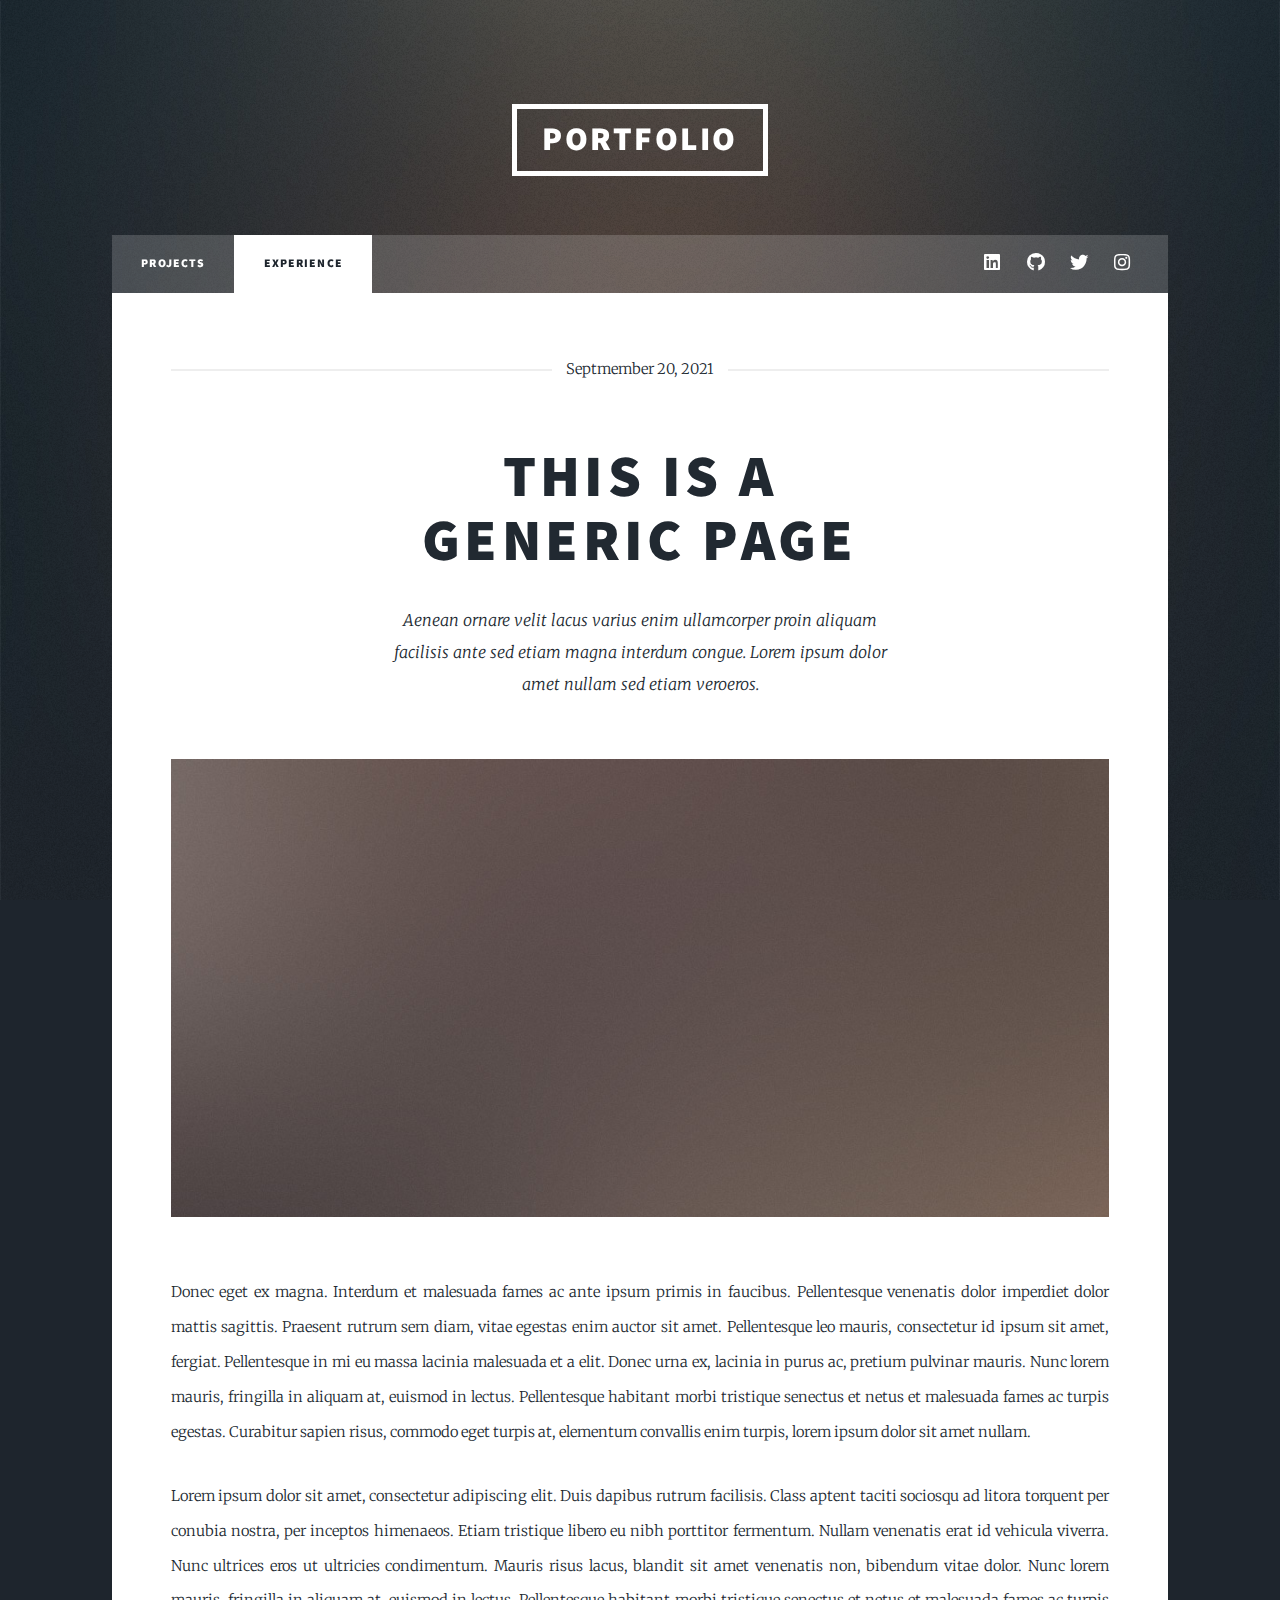
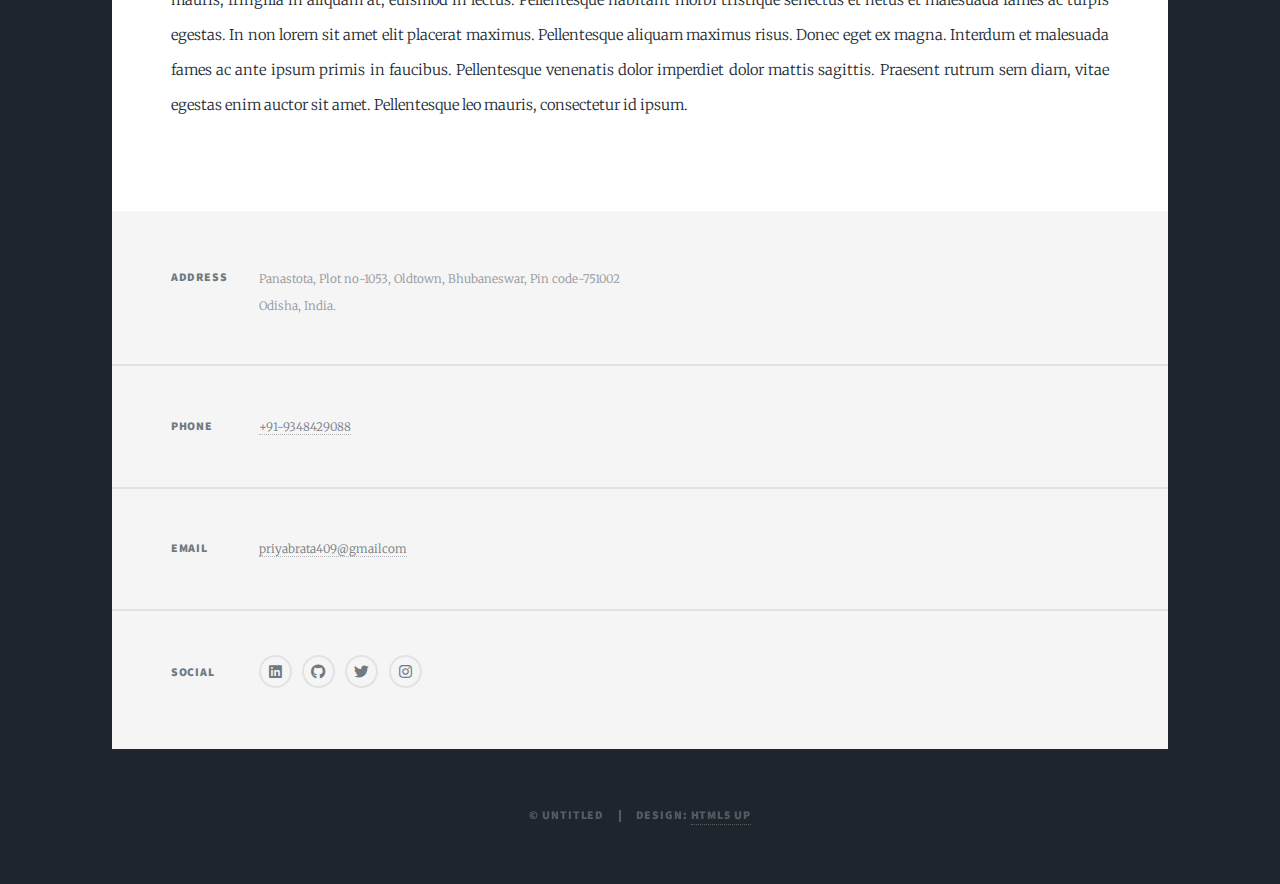
<file: generic.html>
<!DOCTYPE HTML>
<!--
	Massively by HTML5 UP
	html5up.net | @ajlkn
	Free for personal and commercial use under the CCA 3.0 license (html5up.net/license)
-->
<html>
	<head>
		<title>Portfolio Website</title>
		<meta charset="utf-8" />
		<meta name="viewport" content="width=device-width, initial-scale=1, user-scalable=no" />
		<link rel="stylesheet" href="assets/css/main.css" />
		<noscript><link rel="stylesheet" href="assets/css/noscript.css" /></noscript>
	</head>
	<body class="is-preload">

		<!-- Wrapper -->
			<div id="wrapper">

				<!-- Header -->
					<header id="header">
						<a href="index.html" class="logo">Portfolio</a>
					</header>

				<!-- Nav -->
					<nav id="nav">
						<ul class="links">
							<li><a href="index.html">Projects</a></li>
							<li class="active"><a href="generic.html">Experience</a></li>
						</ul>
						<ul class="icons">
							<li><a href="https://www.linkedin.com/in/priyabrata-panda-5071/" class="icon brands fa-linkedin"><span class="label">LinkedIn</span></a></li>
							<li><a href="https://github.com/Priyabrata409" class="icon brands fa-github"><span class="label">GitHub</span></a></li>
							<li><a href="https://twitter.com/Priyabr83911850" class="icon brands fa-twitter"><span class="label">Twitter</span></a></li>
							<li><a href="https://www.instagram.com/lucky__2000/" class="icon brands fa-instagram"><span class="label">Instagram</span></a></li>
							
						</ul>
					</nav>

				<!-- Main -->
					<div id="main">

						<!-- Post -->
							<section class="post">
								<header class="major">
									<span class="date">Septmember 20, 2021</span>
									<h1>This is a<br />
									Generic Page</h1>
									<p>Aenean ornare velit lacus varius enim ullamcorper proin aliquam<br />
									facilisis ante sed etiam magna interdum congue. Lorem ipsum dolor<br />
									amet nullam sed etiam veroeros.</p>
								</header>
								<div class="image main"><img src="images/pic01.jpg" alt="" /></div>
								<p>Donec eget ex magna. Interdum et malesuada fames ac ante ipsum primis in faucibus. Pellentesque venenatis dolor imperdiet dolor mattis sagittis. Praesent rutrum sem diam, vitae egestas enim auctor sit amet. Pellentesque leo mauris, consectetur id ipsum sit amet, fergiat. Pellentesque in mi eu massa lacinia malesuada et a elit. Donec urna ex, lacinia in purus ac, pretium pulvinar mauris. Nunc lorem mauris, fringilla in aliquam at, euismod in lectus. Pellentesque habitant morbi tristique senectus et netus et malesuada fames ac turpis egestas. Curabitur sapien risus, commodo eget turpis at, elementum convallis enim turpis, lorem ipsum dolor sit amet nullam.</p>
								<p>Lorem ipsum dolor sit amet, consectetur adipiscing elit. Duis dapibus rutrum facilisis. Class aptent taciti sociosqu ad litora torquent per conubia nostra, per inceptos himenaeos. Etiam tristique libero eu nibh porttitor fermentum. Nullam venenatis erat id vehicula viverra. Nunc ultrices eros ut ultricies condimentum. Mauris risus lacus, blandit sit amet venenatis non, bibendum vitae dolor. Nunc lorem mauris, fringilla in aliquam at, euismod in lectus. Pellentesque habitant morbi tristique senectus et netus et malesuada fames ac turpis egestas. In non lorem sit amet elit placerat maximus. Pellentesque aliquam maximus risus. Donec eget ex magna. Interdum et malesuada fames ac ante ipsum primis in faucibus. Pellentesque venenatis dolor imperdiet dolor mattis sagittis. Praesent rutrum sem diam, vitae egestas enim auctor sit amet. Pellentesque leo mauris, consectetur id ipsum.</p>
							</section>

					</div>

				<!-- Footer -->
					<footer id="footer">
						
						<section class="split contact">
							<section class="alt">
								<h3>Address</h3>
								<p>Panastota, Plot no-1053, Oldtown, Bhubaneswar, Pin code-751002<br />
								Odisha, India.</p>
							</section>
							<section>
								<h3>Phone</h3>
								<p><a href="#">+91-9348429088</a></p>
							</section>
							<section>
								<h3>Email</h3>
								<p><a href="#">priyabrata409@gmailcom</a></p>
							</section>
							<section>
								<h3>Social</h3>
								<ul class="icons alt">
									<li><a href="https://www.linkedin.com/in/priyabrata-panda-5071/" class="icon brands fa-linkedin"><span class="label">LinkedIn</span></a></li>
							        <li><a href="https://github.com/Priyabrata409" class="icon brands fa-github"><span class="label">GitHub</span></a></li>
							        <li><a href="https://twitter.com/Priyabr83911850" class="icon brands fa-twitter"><span class="label">Twitter</span></a></li>
							        <li><a href="https://www.instagram.com/lucky__2000/" class="icon brands fa-instagram"><span class="label">Instagram</span></a></li>
							
								</ul>
							</section>
						</section>
					</footer>

				<!-- Copyright -->
					<div id="copyright">
						<ul><li>&copy; Untitled</li><li>Design: <a href="https://html5up.net">HTML5 UP</a></li></ul>
					</div>

			</div>

		<!-- Scripts -->
			<script src="assets/js/jquery.min.js"></script>
			<script src="assets/js/jquery.scrollex.min.js"></script>
			<script src="assets/js/jquery.scrolly.min.js"></script>
			<script src="assets/js/browser.min.js"></script>
			<script src="assets/js/breakpoints.min.js"></script>
			<script src="assets/js/util.js"></script>
			<script src="assets/js/main.js"></script>

	</body>
</html>
</file>
<file: assets/css/main.css>
@import url(fontawesome-all.min.css);
@import url("https://fonts.googleapis.com/css?family=Merriweather:300,700,300italic,700italic|Source+Sans+Pro:900");

/*
	Massively by HTML5 UP
	html5up.net | @ajlkn
	Free for personal and commercial use under the CCA 3.0 license (html5up.net/license)
*/

html, body, div, span, applet, object,
iframe, h1, h2, h3, h4, h5, h6, p, blockquote,
pre, a, abbr, acronym, address, big, cite,
code, del, dfn, em, img, ins, kbd, q, s, samp,
small, strike, strong, sub, sup, tt, var, b,
u, i, center, dl, dt, dd, ol, ul, li, fieldset,
form, label, legend, table, caption, tbody,
tfoot, thead, tr, th, td, article, aside,
canvas, details, embed, figure, figcaption,
footer, header, hgroup, menu, nav, output, ruby,
section, summary, time, mark, audio, video {
	margin: 0;
	padding: 0;
	border: 0;
	font-size: 100%;
	font: inherit;
	vertical-align: baseline;}

article, aside, details, figcaption, figure,
footer, header, hgroup, menu, nav, section {
	display: block;}

body {
	line-height: 1;
}

ol, ul {
	list-style: none;
}

blockquote, q {
	quotes: none;
}

	blockquote:before, blockquote:after, q:before, q:after {
		content: '';
		content: none;
	}

table {
	border-collapse: collapse;
	border-spacing: 0;
}

body {
	-webkit-text-size-adjust: none;
}

mark {
	background-color: transparent;
	color: inherit;
}

input::-moz-focus-inner {
	border: 0;
	padding: 0;
}

input, select, textarea {
	-moz-appearance: none;
	-webkit-appearance: none;
	-ms-appearance: none;
	appearance: none;
}

/* Basic */

	@-ms-viewport {
		width: device-width;
	}

	body {
		-ms-overflow-style: scrollbar;
	}

	@media screen and (max-width: 480px) {

		html, body {
			min-width: 320px;
		}

	}

	html {
		box-sizing: border-box;
	}

	*, *:before, *:after {
		box-sizing: inherit;
	}

	body {
		background-color: #1e252d;
	}

		body.is-preload *, body.is-preload *:before, body.is-preload *:after {
			-moz-animation: none !important;
			-webkit-animation: none !important;
			-ms-animation: none !important;
			animation: none !important;
			-moz-transition: none !important;
			-webkit-transition: none !important;
			-ms-transition: none !important;
			transition: none !important;
		}

/* Type */

	html {
		font-size: 16pt;
	}

		@media screen and (max-width: 1680px) {

			html {
				font-size: 12pt;
			}

		}

		@media screen and (max-width: 1280px) {

			html {
				font-size: 11pt;
			}

		}

		@media screen and (max-width: 360px) {

			html {
				font-size: 10pt;
			}

		}

	body {
		color: #212931;
	}

	body, input, select, textarea {
		font-family: "Merriweather", Georgia, serif;
		font-weight: 300;
		font-size: 1rem;
		line-height: 2.375;
	}

	a {
		-moz-transition: color 0.2s ease-in-out, background-color 0.2s ease-in-out, border-color 0.2s ease-in-out, box-shadow 0.2s ease-in-out;
		-webkit-transition: color 0.2s ease-in-out, background-color 0.2s ease-in-out, border-color 0.2s ease-in-out, box-shadow 0.2s ease-in-out;
		-ms-transition: color 0.2s ease-in-out, background-color 0.2s ease-in-out, border-color 0.2s ease-in-out, box-shadow 0.2s ease-in-out;
		transition: color 0.2s ease-in-out, background-color 0.2s ease-in-out, border-color 0.2s ease-in-out, box-shadow 0.2s ease-in-out;
		border-bottom: dotted 1px;
		text-decoration: none;
	}

		a:hover {
			border-bottom-color: transparent;
		}

	strong, b {
		font-weight: 600;
	}

	em, i {
		font-style: italic;
	}

	p {
		text-align: justify;
		margin: 0 0 2rem 0;
	}

	h1, h2, h3, h4, h5, h6 {
		font-family: "Source Sans Pro", Helvetica, sans-serif;
		font-weight: 900;
		line-height: 1.5;
		letter-spacing: 0.075em;
		text-transform: uppercase;
		margin: 0 0 1rem 0;
	}

		h1 a, h2 a, h3 a, h4 a, h5 a, h6 a {
			border-bottom: 0;
			color: inherit;
			text-decoration: none;
		}

	h1 {
		font-size: 4rem;
		line-height: 1.1;
		margin: 0 0 2rem 0;
	}

	h2 {
		font-size: 1.75rem;
		line-height: 1.3;
		margin: 0 0 1.5rem 0;
	}

	h3 {
		font-size: 1.25rem;
		margin: 0 0 1.5rem 0;
	}

	h4 {
		font-size: 1rem;
	}

	h5 {
		font-size: 0.9rem;
	}

	h6 {
		font-size: 0.8rem;
	}

	sub {
		font-size: 0.8rem;
		position: relative;
		top: 0.5rem;
	}

	sup {
		font-size: 0.8rem;
		position: relative;
		top: -0.5rem;
	}

	blockquote {
		border-left: solid 4px;
		font-style: italic;
		margin: 0 0 2rem 0;
		padding: 0.5rem 0 0.5rem 2rem;
	}

	code {
		border: solid 2px;
		font-family: "Courier New", monospace;
		font-size: 0.9rem;
		margin: 0 0.25rem;
		padding: 0.25rem 0.65rem;
	}

	pre {
		-webkit-overflow-scrolling: touch;
		font-family: "Courier New", monospace;
		font-size: 0.9rem;
		margin: 0 0 2rem 0;
	}

		pre code {
			display: block;
			line-height: 1.75;
			padding: 1rem 1.5rem;
			overflow-x: auto;
		}

	hr {
		border: 0;
		border-bottom: solid 2px;
		margin: 3rem 0;
	}

		hr.major {
			margin: 5rem 0;
		}

	.align-left {
		text-align: left;
	}

	.align-center {
		text-align: center;
	}

	.align-right {
		text-align: right;
	}

	input, select, textarea {
		color: #212931;
	}

	a {
		color: #212931;
		border-bottom-color: rgba(33, 41, 49, 0.5);
	}

		a:hover {
			border-bottom-color: transparent;
			color: #18bfef !important;
		}

	strong, b {
		color: #212931;
	}

	h1, h2, h3, h4, h5, h6 {
		color: #212931;
	}

	blockquote {
		border-left-color: #eeeeee;
	}

	code {
		background: rgba(220, 220, 220, 0.25);
		border-color: #eeeeee;
	}

	hr {
		border-bottom-color: #eeeeee;
	}

/* Row */

	.row {
		display: flex;
		flex-wrap: wrap;
		box-sizing: border-box;
		align-items: stretch;
	}

		.row > * {
			box-sizing: border-box;
		}

		.row.gtr-uniform > * > :last-child {
			margin-bottom: 0;
		}

		.row.aln-left {
			justify-content: flex-start;
		}

		.row.aln-center {
			justify-content: center;
		}

		.row.aln-right {
			justify-content: flex-end;
		}

		.row.aln-top {
			align-items: flex-start;
		}

		.row.aln-middle {
			align-items: center;
		}

		.row.aln-bottom {
			align-items: flex-end;
		}

		.row > .imp {
			order: -1;
		}

		.row > .col-1 {
			width: 8.33333%;
		}

		.row > .off-1 {
			margin-left: 8.33333%;
		}

		.row > .col-2 {
			width: 16.66667%;
		}

		.row > .off-2 {
			margin-left: 16.66667%;
		}

		.row > .col-3 {
			width: 25%;
		}

		.row > .off-3 {
			margin-left: 25%;
		}

		.row > .col-4 {
			width: 33.33333%;
		}

		.row > .off-4 {
			margin-left: 33.33333%;
		}

		.row > .col-5 {
			width: 41.66667%;
		}

		.row > .off-5 {
			margin-left: 41.66667%;
		}

		.row > .col-6 {
			width: 50%;
		}

		.row > .off-6 {
			margin-left: 50%;
		}

		.row > .col-7 {
			width: 58.33333%;
		}

		.row > .off-7 {
			margin-left: 58.33333%;
		}

		.row > .col-8 {
			width: 66.66667%;
		}

		.row > .off-8 {
			margin-left: 66.66667%;
		}

		.row > .col-9 {
			width: 75%;
		}

		.row > .off-9 {
			margin-left: 75%;
		}

		.row > .col-10 {
			width: 83.33333%;
		}

		.row > .off-10 {
			margin-left: 83.33333%;
		}

		.row > .col-11 {
			width: 91.66667%;
		}

		.row > .off-11 {
			margin-left: 91.66667%;
		}

		.row > .col-12 {
			width: 100%;
		}

		.row > .off-12 {
			margin-left: 100%;
		}

		.row.gtr-0 {
			margin-top: 0;
			margin-left: 0rem;
		}

			.row.gtr-0 > * {
				padding: 0 0 0 0rem;
			}

			.row.gtr-0.gtr-uniform {
				margin-top: 0rem;
			}

				.row.gtr-0.gtr-uniform > * {
					padding-top: 0rem;
				}

		.row.gtr-25 {
			margin-top: 0;
			margin-left: -0.375rem;
		}

			.row.gtr-25 > * {
				padding: 0 0 0 0.375rem;
			}

			.row.gtr-25.gtr-uniform {
				margin-top: -0.375rem;
			}

				.row.gtr-25.gtr-uniform > * {
					padding-top: 0.375rem;
				}

		.row.gtr-50 {
			margin-top: 0;
			margin-left: -0.75rem;
		}

			.row.gtr-50 > * {
				padding: 0 0 0 0.75rem;
			}

			.row.gtr-50.gtr-uniform {
				margin-top: -0.75rem;
			}

				.row.gtr-50.gtr-uniform > * {
					padding-top: 0.75rem;
				}

		.row {
			margin-top: 0;
			margin-left: -1.5rem;
		}

			.row > * {
				padding: 0 0 0 1.5rem;
			}

			.row.gtr-uniform {
				margin-top: -1.5rem;
			}

				.row.gtr-uniform > * {
					padding-top: 1.5rem;
				}

		.row.gtr-150 {
			margin-top: 0;
			margin-left: -2.25rem;
		}

			.row.gtr-150 > * {
				padding: 0 0 0 2.25rem;
			}

			.row.gtr-150.gtr-uniform {
				margin-top: -2.25rem;
			}

				.row.gtr-150.gtr-uniform > * {
					padding-top: 2.25rem;
				}

		.row.gtr-200 {
			margin-top: 0;
			margin-left: -3rem;
		}

			.row.gtr-200 > * {
				padding: 0 0 0 3rem;
			}

			.row.gtr-200.gtr-uniform {
				margin-top: -3rem;
			}

				.row.gtr-200.gtr-uniform > * {
					padding-top: 3rem;
				}

		@media screen and (max-width: 1680px) {

			.row {
				display: flex;
				flex-wrap: wrap;
				box-sizing: border-box;
				align-items: stretch;
			}

				.row > * {
					box-sizing: border-box;
				}

				.row.gtr-uniform > * > :last-child {
					margin-bottom: 0;
				}

				.row.aln-left {
					justify-content: flex-start;
				}

				.row.aln-center {
					justify-content: center;
				}

				.row.aln-right {
					justify-content: flex-end;
				}

				.row.aln-top {
					align-items: flex-start;
				}

				.row.aln-middle {
					align-items: center;
				}

				.row.aln-bottom {
					align-items: flex-end;
				}

				.row > .imp-xlarge {
					order: -1;
				}

				.row > .col-1-xlarge {
					width: 8.33333%;
				}

				.row > .off-1-xlarge {
					margin-left: 8.33333%;
				}

				.row > .col-2-xlarge {
					width: 16.66667%;
				}

				.row > .off-2-xlarge {
					margin-left: 16.66667%;
				}

				.row > .col-3-xlarge {
					width: 25%;
				}

				.row > .off-3-xlarge {
					margin-left: 25%;
				}

				.row > .col-4-xlarge {
					width: 33.33333%;
				}

				.row > .off-4-xlarge {
					margin-left: 33.33333%;
				}

				.row > .col-5-xlarge {
					width: 41.66667%;
				}

				.row > .off-5-xlarge {
					margin-left: 41.66667%;
				}

				.row > .col-6-xlarge {
					width: 50%;
				}

				.row > .off-6-xlarge {
					margin-left: 50%;
				}

				.row > .col-7-xlarge {
					width: 58.33333%;
				}

				.row > .off-7-xlarge {
					margin-left: 58.33333%;
				}

				.row > .col-8-xlarge {
					width: 66.66667%;
				}

				.row > .off-8-xlarge {
					margin-left: 66.66667%;
				}

				.row > .col-9-xlarge {
					width: 75%;
				}

				.row > .off-9-xlarge {
					margin-left: 75%;
				}

				.row > .col-10-xlarge {
					width: 83.33333%;
				}

				.row > .off-10-xlarge {
					margin-left: 83.33333%;
				}

				.row > .col-11-xlarge {
					width: 91.66667%;
				}

				.row > .off-11-xlarge {
					margin-left: 91.66667%;
				}

				.row > .col-12-xlarge {
					width: 100%;
				}

				.row > .off-12-xlarge {
					margin-left: 100%;
				}

				.row.gtr-0 {
					margin-top: 0;
					margin-left: 0rem;
				}

					.row.gtr-0 > * {
						padding: 0 0 0 0rem;
					}

					.row.gtr-0.gtr-uniform {
						margin-top: 0rem;
					}

						.row.gtr-0.gtr-uniform > * {
							padding-top: 0rem;
						}

				.row.gtr-25 {
					margin-top: 0;
					margin-left: -0.375rem;
				}

					.row.gtr-25 > * {
						padding: 0 0 0 0.375rem;
					}

					.row.gtr-25.gtr-uniform {
						margin-top: -0.375rem;
					}

						.row.gtr-25.gtr-uniform > * {
							padding-top: 0.375rem;
						}

				.row.gtr-50 {
					margin-top: 0;
					margin-left: -0.75rem;
				}

					.row.gtr-50 > * {
						padding: 0 0 0 0.75rem;
					}

					.row.gtr-50.gtr-uniform {
						margin-top: -0.75rem;
					}

						.row.gtr-50.gtr-uniform > * {
							padding-top: 0.75rem;
						}

				.row {
					margin-top: 0;
					margin-left: -1.5rem;
				}

					.row > * {
						padding: 0 0 0 1.5rem;
					}

					.row.gtr-uniform {
						margin-top: -1.5rem;
					}

						.row.gtr-uniform > * {
							padding-top: 1.5rem;
						}

				.row.gtr-150 {
					margin-top: 0;
					margin-left: -2.25rem;
				}

					.row.gtr-150 > * {
						padding: 0 0 0 2.25rem;
					}

					.row.gtr-150.gtr-uniform {
						margin-top: -2.25rem;
					}

						.row.gtr-150.gtr-uniform > * {
							padding-top: 2.25rem;
						}

				.row.gtr-200 {
					margin-top: 0;
					margin-left: -3rem;
				}

					.row.gtr-200 > * {
						padding: 0 0 0 3rem;
					}

					.row.gtr-200.gtr-uniform {
						margin-top: -3rem;
					}

						.row.gtr-200.gtr-uniform > * {
							padding-top: 3rem;
						}

		}

		@media screen and (max-width: 1280px) {

			.row {
				display: flex;
				flex-wrap: wrap;
				box-sizing: border-box;
				align-items: stretch;
			}

				.row > * {
					box-sizing: border-box;
				}

				.row.gtr-uniform > * > :last-child {
					margin-bottom: 0;
				}

				.row.aln-left {
					justify-content: flex-start;
				}

				.row.aln-center {
					justify-content: center;
				}

				.row.aln-right {
					justify-content: flex-end;
				}

				.row.aln-top {
					align-items: flex-start;
				}

				.row.aln-middle {
					align-items: center;
				}

				.row.aln-bottom {
					align-items: flex-end;
				}

				.row > .imp-large {
					order: -1;
				}

				.row > .col-1-large {
					width: 8.33333%;
				}

				.row > .off-1-large {
					margin-left: 8.33333%;
				}

				.row > .col-2-large {
					width: 16.66667%;
				}

				.row > .off-2-large {
					margin-left: 16.66667%;
				}

				.row > .col-3-large {
					width: 25%;
				}

				.row > .off-3-large {
					margin-left: 25%;
				}

				.row > .col-4-large {
					width: 33.33333%;
				}

				.row > .off-4-large {
					margin-left: 33.33333%;
				}

				.row > .col-5-large {
					width: 41.66667%;
				}

				.row > .off-5-large {
					margin-left: 41.66667%;
				}

				.row > .col-6-large {
					width: 50%;
				}

				.row > .off-6-large {
					margin-left: 50%;
				}

				.row > .col-7-large {
					width: 58.33333%;
				}

				.row > .off-7-large {
					margin-left: 58.33333%;
				}

				.row > .col-8-large {
					width: 66.66667%;
				}

				.row > .off-8-large {
					margin-left: 66.66667%;
				}

				.row > .col-9-large {
					width: 75%;
				}

				.row > .off-9-large {
					margin-left: 75%;
				}

				.row > .col-10-large {
					width: 83.33333%;
				}

				.row > .off-10-large {
					margin-left: 83.33333%;
				}

				.row > .col-11-large {
					width: 91.66667%;
				}

				.row > .off-11-large {
					margin-left: 91.66667%;
				}

				.row > .col-12-large {
					width: 100%;
				}

				.row > .off-12-large {
					margin-left: 100%;
				}

				.row.gtr-0 {
					margin-top: 0;
					margin-left: 0rem;
				}

					.row.gtr-0 > * {
						padding: 0 0 0 0rem;
					}

					.row.gtr-0.gtr-uniform {
						margin-top: 0rem;
					}

						.row.gtr-0.gtr-uniform > * {
							padding-top: 0rem;
						}

				.row.gtr-25 {
					margin-top: 0;
					margin-left: -0.375rem;
				}

					.row.gtr-25 > * {
						padding: 0 0 0 0.375rem;
					}

					.row.gtr-25.gtr-uniform {
						margin-top: -0.375rem;
					}

						.row.gtr-25.gtr-uniform > * {
							padding-top: 0.375rem;
						}

				.row.gtr-50 {
					margin-top: 0;
					margin-left: -0.75rem;
				}

					.row.gtr-50 > * {
						padding: 0 0 0 0.75rem;
					}

					.row.gtr-50.gtr-uniform {
						margin-top: -0.75rem;
					}

						.row.gtr-50.gtr-uniform > * {
							padding-top: 0.75rem;
						}

				.row {
					margin-top: 0;
					margin-left: -1.5rem;
				}

					.row > * {
						padding: 0 0 0 1.5rem;
					}

					.row.gtr-uniform {
						margin-top: -1.5rem;
					}

						.row.gtr-uniform > * {
							padding-top: 1.5rem;
						}

				.row.gtr-150 {
					margin-top: 0;
					margin-left: -2.25rem;
				}

					.row.gtr-150 > * {
						padding: 0 0 0 2.25rem;
					}

					.row.gtr-150.gtr-uniform {
						margin-top: -2.25rem;
					}

						.row.gtr-150.gtr-uniform > * {
							padding-top: 2.25rem;
						}

				.row.gtr-200 {
					margin-top: 0;
					margin-left: -3rem;
				}

					.row.gtr-200 > * {
						padding: 0 0 0 3rem;
					}

					.row.gtr-200.gtr-uniform {
						margin-top: -3rem;
					}

						.row.gtr-200.gtr-uniform > * {
							padding-top: 3rem;
						}

		}

		@media screen and (max-width: 980px) {

			.row {
				display: flex;
				flex-wrap: wrap;
				box-sizing: border-box;
				align-items: stretch;
			}

				.row > * {
					box-sizing: border-box;
				}

				.row.gtr-uniform > * > :last-child {
					margin-bottom: 0;
				}

				.row.aln-left {
					justify-content: flex-start;
				}

				.row.aln-center {
					justify-content: center;
				}

				.row.aln-right {
					justify-content: flex-end;
				}

				.row.aln-top {
					align-items: flex-start;
				}

				.row.aln-middle {
					align-items: center;
				}

				.row.aln-bottom {
					align-items: flex-end;
				}

				.row > .imp-medium {
					order: -1;
				}

				.row > .col-1-medium {
					width: 8.33333%;
				}

				.row > .off-1-medium {
					margin-left: 8.33333%;
				}

				.row > .col-2-medium {
					width: 16.66667%;
				}

				.row > .off-2-medium {
					margin-left: 16.66667%;
				}

				.row > .col-3-medium {
					width: 25%;
				}

				.row > .off-3-medium {
					margin-left: 25%;
				}

				.row > .col-4-medium {
					width: 33.33333%;
				}

				.row > .off-4-medium {
					margin-left: 33.33333%;
				}

				.row > .col-5-medium {
					width: 41.66667%;
				}

				.row > .off-5-medium {
					margin-left: 41.66667%;
				}

				.row > .col-6-medium {
					width: 50%;
				}

				.row > .off-6-medium {
					margin-left: 50%;
				}

				.row > .col-7-medium {
					width: 58.33333%;
				}

				.row > .off-7-medium {
					margin-left: 58.33333%;
				}

				.row > .col-8-medium {
					width: 66.66667%;
				}

				.row > .off-8-medium {
					margin-left: 66.66667%;
				}

				.row > .col-9-medium {
					width: 75%;
				}

				.row > .off-9-medium {
					margin-left: 75%;
				}

				.row > .col-10-medium {
					width: 83.33333%;
				}

				.row > .off-10-medium {
					margin-left: 83.33333%;
				}

				.row > .col-11-medium {
					width: 91.66667%;
				}

				.row > .off-11-medium {
					margin-left: 91.66667%;
				}

				.row > .col-12-medium {
					width: 100%;
				}

				.row > .off-12-medium {
					margin-left: 100%;
				}

				.row.gtr-0 {
					margin-top: 0;
					margin-left: 0rem;
				}

					.row.gtr-0 > * {
						padding: 0 0 0 0rem;
					}

					.row.gtr-0.gtr-uniform {
						margin-top: 0rem;
					}

						.row.gtr-0.gtr-uniform > * {
							padding-top: 0rem;
						}

				.row.gtr-25 {
					margin-top: 0;
					margin-left: -0.375rem;
				}

					.row.gtr-25 > * {
						padding: 0 0 0 0.375rem;
					}

					.row.gtr-25.gtr-uniform {
						margin-top: -0.375rem;
					}

						.row.gtr-25.gtr-uniform > * {
							padding-top: 0.375rem;
						}

				.row.gtr-50 {
					margin-top: 0;
					margin-left: -0.75rem;
				}

					.row.gtr-50 > * {
						padding: 0 0 0 0.75rem;
					}

					.row.gtr-50.gtr-uniform {
						margin-top: -0.75rem;
					}

						.row.gtr-50.gtr-uniform > * {
							padding-top: 0.75rem;
						}

				.row {
					margin-top: 0;
					margin-left: -1.5rem;
				}

					.row > * {
						padding: 0 0 0 1.5rem;
					}

					.row.gtr-uniform {
						margin-top: -1.5rem;
					}

						.row.gtr-uniform > * {
							padding-top: 1.5rem;
						}

				.row.gtr-150 {
					margin-top: 0;
					margin-left: -2.25rem;
				}

					.row.gtr-150 > * {
						padding: 0 0 0 2.25rem;
					}

					.row.gtr-150.gtr-uniform {
						margin-top: -2.25rem;
					}

						.row.gtr-150.gtr-uniform > * {
							padding-top: 2.25rem;
						}

				.row.gtr-200 {
					margin-top: 0;
					margin-left: -3rem;
				}

					.row.gtr-200 > * {
						padding: 0 0 0 3rem;
					}

					.row.gtr-200.gtr-uniform {
						margin-top: -3rem;
					}

						.row.gtr-200.gtr-uniform > * {
							padding-top: 3rem;
						}

		}

		@media screen and (max-width: 736px) {

			.row {
				display: flex;
				flex-wrap: wrap;
				box-sizing: border-box;
				align-items: stretch;
			}

				.row > * {
					box-sizing: border-box;
				}

				.row.gtr-uniform > * > :last-child {
					margin-bottom: 0;
				}

				.row.aln-left {
					justify-content: flex-start;
				}

				.row.aln-center {
					justify-content: center;
				}

				.row.aln-right {
					justify-content: flex-end;
				}

				.row.aln-top {
					align-items: flex-start;
				}

				.row.aln-middle {
					align-items: center;
				}

				.row.aln-bottom {
					align-items: flex-end;
				}

				.row > .imp-small {
					order: -1;
				}

				.row > .col-1-small {
					width: 8.33333%;
				}

				.row > .off-1-small {
					margin-left: 8.33333%;
				}

				.row > .col-2-small {
					width: 16.66667%;
				}

				.row > .off-2-small {
					margin-left: 16.66667%;
				}

				.row > .col-3-small {
					width: 25%;
				}

				.row > .off-3-small {
					margin-left: 25%;
				}

				.row > .col-4-small {
					width: 33.33333%;
				}

				.row > .off-4-small {
					margin-left: 33.33333%;
				}

				.row > .col-5-small {
					width: 41.66667%;
				}

				.row > .off-5-small {
					margin-left: 41.66667%;
				}

				.row > .col-6-small {
					width: 50%;
				}

				.row > .off-6-small {
					margin-left: 50%;
				}

				.row > .col-7-small {
					width: 58.33333%;
				}

				.row > .off-7-small {
					margin-left: 58.33333%;
				}

				.row > .col-8-small {
					width: 66.66667%;
				}

				.row > .off-8-small {
					margin-left: 66.66667%;
				}

				.row > .col-9-small {
					width: 75%;
				}

				.row > .off-9-small {
					margin-left: 75%;
				}

				.row > .col-10-small {
					width: 83.33333%;
				}

				.row > .off-10-small {
					margin-left: 83.33333%;
				}

				.row > .col-11-small {
					width: 91.66667%;
				}

				.row > .off-11-small {
					margin-left: 91.66667%;
				}

				.row > .col-12-small {
					width: 100%;
				}

				.row > .off-12-small {
					margin-left: 100%;
				}

				.row.gtr-0 {
					margin-top: 0;
					margin-left: 0rem;
				}

					.row.gtr-0 > * {
						padding: 0 0 0 0rem;
					}

					.row.gtr-0.gtr-uniform {
						margin-top: 0rem;
					}

						.row.gtr-0.gtr-uniform > * {
							padding-top: 0rem;
						}

				.row.gtr-25 {
					margin-top: 0;
					margin-left: -0.375rem;
				}

					.row.gtr-25 > * {
						padding: 0 0 0 0.375rem;
					}

					.row.gtr-25.gtr-uniform {
						margin-top: -0.375rem;
					}

						.row.gtr-25.gtr-uniform > * {
							padding-top: 0.375rem;
						}

				.row.gtr-50 {
					margin-top: 0;
					margin-left: -0.75rem;
				}

					.row.gtr-50 > * {
						padding: 0 0 0 0.75rem;
					}

					.row.gtr-50.gtr-uniform {
						margin-top: -0.75rem;
					}

						.row.gtr-50.gtr-uniform > * {
							padding-top: 0.75rem;
						}

				.row {
					margin-top: 0;
					margin-left: -1.5rem;
				}

					.row > * {
						padding: 0 0 0 1.5rem;
					}

					.row.gtr-uniform {
						margin-top: -1.5rem;
					}

						.row.gtr-uniform > * {
							padding-top: 1.5rem;
						}

				.row.gtr-150 {
					margin-top: 0;
					margin-left: -2.25rem;
				}

					.row.gtr-150 > * {
						padding: 0 0 0 2.25rem;
					}

					.row.gtr-150.gtr-uniform {
						margin-top: -2.25rem;
					}

						.row.gtr-150.gtr-uniform > * {
							padding-top: 2.25rem;
						}

				.row.gtr-200 {
					margin-top: 0;
					margin-left: -3rem;
				}

					.row.gtr-200 > * {
						padding: 0 0 0 3rem;
					}

					.row.gtr-200.gtr-uniform {
						margin-top: -3rem;
					}

						.row.gtr-200.gtr-uniform > * {
							padding-top: 3rem;
						}

		}

		@media screen and (max-width: 480px) {

			.row {
				display: flex;
				flex-wrap: wrap;
				box-sizing: border-box;
				align-items: stretch;
			}

				.row > * {
					box-sizing: border-box;
				}

				.row.gtr-uniform > * > :last-child {
					margin-bottom: 0;
				}

				.row.aln-left {
					justify-content: flex-start;
				}

				.row.aln-center {
					justify-content: center;
				}

				.row.aln-right {
					justify-content: flex-end;
				}

				.row.aln-top {
					align-items: flex-start;
				}

				.row.aln-middle {
					align-items: center;
				}

				.row.aln-bottom {
					align-items: flex-end;
				}

				.row > .imp-xsmall {
					order: -1;
				}

				.row > .col-1-xsmall {
					width: 8.33333%;
				}

				.row > .off-1-xsmall {
					margin-left: 8.33333%;
				}

				.row > .col-2-xsmall {
					width: 16.66667%;
				}

				.row > .off-2-xsmall {
					margin-left: 16.66667%;
				}

				.row > .col-3-xsmall {
					width: 25%;
				}

				.row > .off-3-xsmall {
					margin-left: 25%;
				}

				.row > .col-4-xsmall {
					width: 33.33333%;
				}

				.row > .off-4-xsmall {
					margin-left: 33.33333%;
				}

				.row > .col-5-xsmall {
					width: 41.66667%;
				}

				.row > .off-5-xsmall {
					margin-left: 41.66667%;
				}

				.row > .col-6-xsmall {
					width: 50%;
				}

				.row > .off-6-xsmall {
					margin-left: 50%;
				}

				.row > .col-7-xsmall {
					width: 58.33333%;
				}

				.row > .off-7-xsmall {
					margin-left: 58.33333%;
				}

				.row > .col-8-xsmall {
					width: 66.66667%;
				}

				.row > .off-8-xsmall {
					margin-left: 66.66667%;
				}

				.row > .col-9-xsmall {
					width: 75%;
				}

				.row > .off-9-xsmall {
					margin-left: 75%;
				}

				.row > .col-10-xsmall {
					width: 83.33333%;
				}

				.row > .off-10-xsmall {
					margin-left: 83.33333%;
				}

				.row > .col-11-xsmall {
					width: 91.66667%;
				}

				.row > .off-11-xsmall {
					margin-left: 91.66667%;
				}

				.row > .col-12-xsmall {
					width: 100%;
				}

				.row > .off-12-xsmall {
					margin-left: 100%;
				}

				.row.gtr-0 {
					margin-top: 0;
					margin-left: 0rem;
				}

					.row.gtr-0 > * {
						padding: 0 0 0 0rem;
					}

					.row.gtr-0.gtr-uniform {
						margin-top: 0rem;
					}

						.row.gtr-0.gtr-uniform > * {
							padding-top: 0rem;
						}

				.row.gtr-25 {
					margin-top: 0;
					margin-left: -0.375rem;
				}

					.row.gtr-25 > * {
						padding: 0 0 0 0.375rem;
					}

					.row.gtr-25.gtr-uniform {
						margin-top: -0.375rem;
					}

						.row.gtr-25.gtr-uniform > * {
							padding-top: 0.375rem;
						}

				.row.gtr-50 {
					margin-top: 0;
					margin-left: -0.75rem;
				}

					.row.gtr-50 > * {
						padding: 0 0 0 0.75rem;
					}

					.row.gtr-50.gtr-uniform {
						margin-top: -0.75rem;
					}

						.row.gtr-50.gtr-uniform > * {
							padding-top: 0.75rem;
						}

				.row {
					margin-top: 0;
					margin-left: -1.5rem;
				}

					.row > * {
						padding: 0 0 0 1.5rem;
					}

					.row.gtr-uniform {
						margin-top: -1.5rem;
					}

						.row.gtr-uniform > * {
							padding-top: 1.5rem;
						}

				.row.gtr-150 {
					margin-top: 0;
					margin-left: -2.25rem;
				}

					.row.gtr-150 > * {
						padding: 0 0 0 2.25rem;
					}

					.row.gtr-150.gtr-uniform {
						margin-top: -2.25rem;
					}

						.row.gtr-150.gtr-uniform > * {
							padding-top: 2.25rem;
						}

				.row.gtr-200 {
					margin-top: 0;
					margin-left: -3rem;
				}

					.row.gtr-200 > * {
						padding: 0 0 0 3rem;
					}

					.row.gtr-200.gtr-uniform {
						margin-top: -3rem;
					}

						.row.gtr-200.gtr-uniform > * {
							padding-top: 3rem;
						}

		}

		@media screen and (max-width: 360px) {

			.row {
				display: flex;
				flex-wrap: wrap;
				box-sizing: border-box;
				align-items: stretch;
			}

				.row > * {
					box-sizing: border-box;
				}

				.row.gtr-uniform > * > :last-child {
					margin-bottom: 0;
				}

				.row.aln-left {
					justify-content: flex-start;
				}

				.row.aln-center {
					justify-content: center;
				}

				.row.aln-right {
					justify-content: flex-end;
				}

				.row.aln-top {
					align-items: flex-start;
				}

				.row.aln-middle {
					align-items: center;
				}

				.row.aln-bottom {
					align-items: flex-end;
				}

				.row > .imp-xxsmall {
					order: -1;
				}

				.row > .col-1-xxsmall {
					width: 8.33333%;
				}

				.row > .off-1-xxsmall {
					margin-left: 8.33333%;
				}

				.row > .col-2-xxsmall {
					width: 16.66667%;
				}

				.row > .off-2-xxsmall {
					margin-left: 16.66667%;
				}

				.row > .col-3-xxsmall {
					width: 25%;
				}

				.row > .off-3-xxsmall {
					margin-left: 25%;
				}

				.row > .col-4-xxsmall {
					width: 33.33333%;
				}

				.row > .off-4-xxsmall {
					margin-left: 33.33333%;
				}

				.row > .col-5-xxsmall {
					width: 41.66667%;
				}

				.row > .off-5-xxsmall {
					margin-left: 41.66667%;
				}

				.row > .col-6-xxsmall {
					width: 50%;
				}

				.row > .off-6-xxsmall {
					margin-left: 50%;
				}

				.row > .col-7-xxsmall {
					width: 58.33333%;
				}

				.row > .off-7-xxsmall {
					margin-left: 58.33333%;
				}

				.row > .col-8-xxsmall {
					width: 66.66667%;
				}

				.row > .off-8-xxsmall {
					margin-left: 66.66667%;
				}

				.row > .col-9-xxsmall {
					width: 75%;
				}

				.row > .off-9-xxsmall {
					margin-left: 75%;
				}

				.row > .col-10-xxsmall {
					width: 83.33333%;
				}

				.row > .off-10-xxsmall {
					margin-left: 83.33333%;
				}

				.row > .col-11-xxsmall {
					width: 91.66667%;
				}

				.row > .off-11-xxsmall {
					margin-left: 91.66667%;
				}

				.row > .col-12-xxsmall {
					width: 100%;
				}

				.row > .off-12-xxsmall {
					margin-left: 100%;
				}

				.row.gtr-0 {
					margin-top: 0;
					margin-left: 0rem;
				}

					.row.gtr-0 > * {
						padding: 0 0 0 0rem;
					}

					.row.gtr-0.gtr-uniform {
						margin-top: 0rem;
					}

						.row.gtr-0.gtr-uniform > * {
							padding-top: 0rem;
						}

				.row.gtr-25 {
					margin-top: 0;
					margin-left: -0.375rem;
				}

					.row.gtr-25 > * {
						padding: 0 0 0 0.375rem;
					}

					.row.gtr-25.gtr-uniform {
						margin-top: -0.375rem;
					}

						.row.gtr-25.gtr-uniform > * {
							padding-top: 0.375rem;
						}

				.row.gtr-50 {
					margin-top: 0;
					margin-left: -0.75rem;
				}

					.row.gtr-50 > * {
						padding: 0 0 0 0.75rem;
					}

					.row.gtr-50.gtr-uniform {
						margin-top: -0.75rem;
					}

						.row.gtr-50.gtr-uniform > * {
							padding-top: 0.75rem;
						}

				.row {
					margin-top: 0;
					margin-left: -1.5rem;
				}

					.row > * {
						padding: 0 0 0 1.5rem;
					}

					.row.gtr-uniform {
						margin-top: -1.5rem;
					}

						.row.gtr-uniform > * {
							padding-top: 1.5rem;
						}

				.row.gtr-150 {
					margin-top: 0;
					margin-left: -2.25rem;
				}

					.row.gtr-150 > * {
						padding: 0 0 0 2.25rem;
					}

					.row.gtr-150.gtr-uniform {
						margin-top: -2.25rem;
					}

						.row.gtr-150.gtr-uniform > * {
							padding-top: 2.25rem;
						}

				.row.gtr-200 {
					margin-top: 0;
					margin-left: -3rem;
				}

					.row.gtr-200 > * {
						padding: 0 0 0 3rem;
					}

					.row.gtr-200.gtr-uniform {
						margin-top: -3rem;
					}

						.row.gtr-200.gtr-uniform > * {
							padding-top: 3rem;
						}

		}

/* Box */

	.box {
		border: solid 2px;
		margin-bottom: 2rem;
		padding: 1.5rem;
	}

		.box > :last-child,
		.box > :last-child > :last-child,
		.box > :last-child > :last-child > :last-child {
			margin-bottom: 0;
		}

		.box.alt {
			border: 0;
			border-radius: 0;
			padding: 0;
		}

	.box {
		border-color: #eeeeee;
	}

/* Button */

	input[type="submit"],
	input[type="reset"],
	input[type="button"],
	button,
	.button {
		-moz-appearance: none;
		-webkit-appearance: none;
		-ms-appearance: none;
		appearance: none;
		-moz-transition: background-color 0.2s ease-in-out, box-shadow 0.2s ease-in-out, color 0.2s ease-in-out;
		-webkit-transition: background-color 0.2s ease-in-out, box-shadow 0.2s ease-in-out, color 0.2s ease-in-out;
		-ms-transition: background-color 0.2s ease-in-out, box-shadow 0.2s ease-in-out, color 0.2s ease-in-out;
		transition: background-color 0.2s ease-in-out, box-shadow 0.2s ease-in-out, color 0.2s ease-in-out;
		border: 0;
		border-radius: 0;
		cursor: pointer;
		display: inline-block;
		font-family: "Source Sans Pro", Helvetica, sans-serif;
		font-size: 0.8rem;
		font-weight: 900;
		letter-spacing: 0.075em;
		height: 3rem;
		line-height: 3rem;
		padding: 0 2rem;
		text-align: center;
		text-decoration: none;
		text-transform: uppercase;
		white-space: nowrap;
	}

		input[type="submit"].icon:before,
		input[type="reset"].icon:before,
		input[type="button"].icon:before,
		button.icon:before,
		.button.icon:before {
			margin-right: 0.5rem;
		}

		input[type="submit"].icon.solo,
		input[type="reset"].icon.solo,
		input[type="button"].icon.solo,
		button.icon.solo,
		.button.icon.solo {
			position: relative;
			width: 4rem;
			height: 4rem;
			line-height: 4rem;
			border-radius: 4rem;
			text-indent: 4rem;
			overflow: hidden;
			padding: 0;
			white-space: nowrap;
		}

			input[type="submit"].icon.solo:before,
			input[type="reset"].icon.solo:before,
			input[type="button"].icon.solo:before,
			button.icon.solo:before,
			.button.icon.solo:before {
				position: absolute;
				display: block;
				top: 0;
				left: 0;
				width: inherit;
				height: inherit;
				line-height: inherit;
				font-size: 1.25rem;
				margin-right: 0;
				text-align: center;
				text-indent: 0;
			}

		input[type="submit"].fit,
		input[type="reset"].fit,
		input[type="button"].fit,
		button.fit,
		.button.fit {
			width: 100%;
		}

		input[type="submit"].small,
		input[type="reset"].small,
		input[type="button"].small,
		button.small,
		.button.small {
			font-size: 0.7rem;
			height: 2.5rem;
			line-height: 2.5rem;
			padding: 0 1.5rem;
		}

		input[type="submit"].large,
		input[type="reset"].large,
		input[type="button"].large,
		button.large,
		.button.large {
			font-size: 0.9rem;
			height: 3.5rem;
			line-height: 3.5rem;
			padding: 0 2.75rem;
		}

		@media screen and (max-width: 980px) {

			input[type="submit"],
			input[type="reset"],
			input[type="button"],
			button,
			.button {
				font-size: 0.9rem;
				height: 3.25rem;
				line-height: 3.25rem;
			}

				input[type="submit"].large,
				input[type="reset"].large,
				input[type="button"].large,
				button.large,
				.button.large {
					font-size: 1rem;
					height: 3.75rem;
					line-height: 3.75rem;
				}

		}

		input[type="submit"].disabled, input[type="submit"]:disabled,
		input[type="reset"].disabled,
		input[type="reset"]:disabled,
		input[type="button"].disabled,
		input[type="button"]:disabled,
		button.disabled,
		button:disabled,
		.button.disabled,
		.button:disabled {
			pointer-events: none;
			opacity: 0.25;
		}

	input[type="submit"],
	input[type="reset"],
	input[type="button"],
	button,
	.button {
		background-color: transparent;
		box-shadow: inset 0 0 0 2px #212931;
		color: #212931 !important;
	}

		input[type="submit"]:hover,
		input[type="reset"]:hover,
		input[type="button"]:hover,
		button:hover,
		.button:hover {
			box-shadow: inset 0 0 0 2px #18bfef;
			color: #18bfef !important;
		}

		input[type="submit"].primary,
		input[type="reset"].primary,
		input[type="button"].primary,
		button.primary,
		.button.primary {
			background-color: #212931;
			box-shadow: none;
			color: #ffffff !important;
		}

			input[type="submit"].primary:hover,
			input[type="reset"].primary:hover,
			input[type="button"].primary:hover,
			button.primary:hover,
			.button.primary:hover {
				background-color: #18bfef;
			}

/* Form */

	form {
		margin: 0 0 2rem 0;
	}

		form > :last-child {
			margin-bottom: 0;
		}

		form > .fields {
			display: -moz-flex;
			display: -webkit-flex;
			display: -ms-flex;
			display: flex;
			-moz-flex-wrap: wrap;
			-webkit-flex-wrap: wrap;
			-ms-flex-wrap: wrap;
			flex-wrap: wrap;
			width: calc(100% + 3rem);
			margin: -1.5rem 0 2rem -1.5rem;
		}

			form > .fields > .field {
				-moz-flex-grow: 0;
				-webkit-flex-grow: 0;
				-ms-flex-grow: 0;
				flex-grow: 0;
				-moz-flex-shrink: 0;
				-webkit-flex-shrink: 0;
				-ms-flex-shrink: 0;
				flex-shrink: 0;
				padding: 1.5rem 0 0 1.5rem;
				width: calc(100% - 1.5rem);
			}

				form > .fields > .field.half {
					width: calc(50% - 0.75rem);
				}

				form > .fields > .field.third {
					width: calc(100%/3 - 0.5rem);
				}

				form > .fields > .field.quarter {
					width: calc(25% - 0.375rem);
				}

		@media screen and (max-width: 480px) {

			form > .fields {
				width: calc(100% + 3rem);
				margin: -1.5rem 0 2rem -1.5rem;
			}

				form > .fields > .field {
					padding: 1.5rem 0 0 1.5rem;
					width: calc(100% - 1.5rem);
				}

					form > .fields > .field.half {
						width: calc(100% - 1.5rem);
					}

					form > .fields > .field.third {
						width: calc(100% - 1.5rem);
					}

					form > .fields > .field.quarter {
						width: calc(100% - 1.5rem);
					}

		}

	label {
		display: block;
		font-family: "Source Sans Pro", Helvetica, sans-serif;
		font-weight: 900;
		line-height: 1.5;
		letter-spacing: 0.075em;
		font-size: 0.8rem;
		text-transform: uppercase;
		margin: 0 0 0.75rem 0;
	}

		@media screen and (max-width: 980px) {

			label {
				font-size: 0.9rem;
			}

		}

	input[type="text"],
	input[type="password"],
	input[type="email"],
	select,
	textarea {
		-moz-appearance: none;
		-webkit-appearance: none;
		-ms-appearance: none;
		appearance: none;
		background: transparent;
		border-radius: 0;
		border: solid 2px;
		color: inherit;
		display: block;
		outline: 0;
		padding: 0 1rem;
		text-decoration: none;
		width: 100%;
	}

		input[type="text"]:invalid,
		input[type="password"]:invalid,
		input[type="email"]:invalid,
		select:invalid,
		textarea:invalid {
			box-shadow: none;
		}

	select {
		background-size: 1.25rem;
		background-repeat: no-repeat;
		background-position: calc(100% - 1rem) center;
		height: 3rem;
		padding-right: 3rem;
		text-overflow: ellipsis;
	}

		select:focus::-ms-value {
			background-color: transparent;
		}

		select::-ms-expand {
			display: none;
		}

	input[type="text"],
	input[type="password"],
	input[type="email"],
	select {
		height: 3rem;
	}

	textarea {
		padding: 0.75rem 1rem;
	}

	input[type="checkbox"],
	input[type="radio"] {
		-moz-appearance: none;
		-webkit-appearance: none;
		-ms-appearance: none;
		appearance: none;
		display: block;
		float: left;
		margin-right: -2rem;
		opacity: 0;
		width: 1rem;
		z-index: -1;
	}

		input[type="checkbox"] + label,
		input[type="radio"] + label {
			text-decoration: none;
			cursor: pointer;
			display: inline-block;
			font-size: 1rem;
			letter-spacing: 0;
			font-family: "Merriweather", Georgia, serif;
			text-transform: none;
			font-weight: 300;
			padding-left: 2.8rem;
			padding-right: 1rem;
			position: relative;
		}

			input[type="checkbox"] + label:before,
			input[type="radio"] + label:before {
				-moz-osx-font-smoothing: grayscale;
				-webkit-font-smoothing: antialiased;
				display: inline-block;
				font-style: normal;
				font-variant: normal;
				text-rendering: auto;
				line-height: 1;
				text-transform: none !important;
				font-family: 'Font Awesome 5 Free';
				font-weight: 900;
			}

			input[type="checkbox"] + label:before,
			input[type="radio"] + label:before {
				border-radius: 0;
				border: solid 2px;
				content: '';
				display: inline-block;
				font-size: 0.8rem;
				height: 1.8rem;
				left: 0;
				line-height: 1.65rem;
				position: absolute;
				text-align: center;
				top: -0.125rem;
				width: 1.8rem;
			}

		input[type="checkbox"]:checked + label:before,
		input[type="radio"]:checked + label:before {
			content: '\f00c';
		}

	input[type="checkbox"] + label:before {
		border-radius: 0;
	}

	input[type="radio"] + label:before {
		border-radius: 100%;
	}

	::-webkit-input-placeholder {
		opacity: 1.0;
	}

	:-moz-placeholder {
		opacity: 1.0;
	}

	::-moz-placeholder {
		opacity: 1.0;
	}

	:-ms-input-placeholder {
		opacity: 1.0;
	}

	label {
		color: #212931;
	}

	input[type="text"],
	input[type="password"],
	input[type="email"],
	select,
	textarea {
		border-color: #eeeeee;
	}

		input[type="text"]:focus,
		input[type="password"]:focus,
		input[type="email"]:focus,
		select:focus,
		textarea:focus {
			border-color: #18bfef;
		}

	select {
		background-image: url("data:image/svg+xml;charset=utf8,%3Csvg xmlns='http://www.w3.org/2000/svg' width='40' height='40' preserveAspectRatio='none' viewBox='0 0 40 40'%3E%3Cpath d='M9.4,12.3l10.4,10.4l10.4-10.4c0.2-0.2,0.5-0.4,0.9-0.4c0.3,0,0.6,0.1,0.9,0.4l3.3,3.3c0.2,0.2,0.4,0.5,0.4,0.9 c0,0.4-0.1,0.6-0.4,0.9L20.7,31.9c-0.2,0.2-0.5,0.4-0.9,0.4c-0.3,0-0.6-0.1-0.9-0.4L4.3,17.3c-0.2-0.2-0.4-0.5-0.4-0.9 c0-0.4,0.1-0.6,0.4-0.9l3.3-3.3c0.2-0.2,0.5-0.4,0.9-0.4S9.1,12.1,9.4,12.3z' fill='%23eeeeee' /%3E%3C/svg%3E");
	}

		select option {
			background-color: #ffffff;
			color: #212931;
		}

	.select-wrapper:before {
		color: #eeeeee;
	}

	input[type="checkbox"] + label,
	input[type="radio"] + label {
		color: #212931;
	}

		input[type="checkbox"] + label:before,
		input[type="radio"] + label:before {
			border-color: #eeeeee;
		}

	input[type="checkbox"]:checked + label:before,
	input[type="radio"]:checked + label:before {
		background-color: #212931;
		border-color: #212931;
		color: #ffffff;
	}

	input[type="checkbox"]:focus + label:before,
	input[type="radio"]:focus + label:before {
		border-color: #18bfef;
	}

	::-webkit-input-placeholder {
		color: #909498 !important;
	}

	:-moz-placeholder {
		color: #909498 !important;
	}

	::-moz-placeholder {
		color: #909498 !important;
	}

	:-ms-input-placeholder {
		color: #909498 !important;
	}

	.formerize-placeholder {
		color: #909498 !important;
	}

/* Icon */

	.icon {
		text-decoration: none;
		border-bottom: none;
		position: relative;
	}

		.icon:before {
			-moz-osx-font-smoothing: grayscale;
			-webkit-font-smoothing: antialiased;
			display: inline-block;
			font-style: normal;
			font-variant: normal;
			text-rendering: auto;
			line-height: 1;
			text-transform: none !important;
			font-family: 'Font Awesome 5 Free';
			font-weight: 400;
		}

		.icon > .label {
			display: none;
		}

		.icon:before {
			line-height: inherit;
		}

		.icon.solid:before {
			font-weight: 900;
		}

		.icon.brands:before {
			font-family: 'Font Awesome 5 Brands';
		}

/* Image */

	.image {
		border: 0;
		display: inline-block;
		position: relative;
	}

		.image img {
			display: block;
		}

		.image.left, .image.right {
			max-width: 40%;
		}

			.image.left img, .image.right img {
				width: 100%;
			}

		.image.left {
			float: left;
			margin: 0 2rem 2rem 0;
			top: 0.75rem;
		}

		.image.right {
			float: right;
			margin: 0 0 2rem 2rem;
			top: 0.75rem;
		}

		.image.fit {
			display: block;
			margin: 2.5rem 0;
			width: 100%;
		}

			.image.fit:first-child {
				margin-top: 0;
			}

			.image.fit img {
				width: 100%;
			}

		.image.main {
			display: block;
			margin: 4rem 0;
			width: 100%;
		}

			.image.main:first-child {
				margin-top: 0;
			}

			.image.main img {
				width: 100%;
			}

		@media screen and (max-width: 736px) {

			.image.fit {
				margin: 2rem 0;
			}

			.image.main {
				margin: 2rem 0;
			}

		}

	a.image {
		overflow: hidden;
	}

		a.image img {
			-moz-transition: -moz-transform 0.2s ease-out;
			-webkit-transition: -webkit-transform 0.2s ease-out;
			-ms-transition: -ms-transform 0.2s ease-out;
			transition: transform 0.2s ease-out;
		}

		a.image:hover img {
			-moz-transform: scale(1.05);
			-webkit-transform: scale(1.05);
			-ms-transform: scale(1.05);
			transform: scale(1.05);
		}

/* Actions */

	ul.actions {
		display: -moz-flex;
		display: -webkit-flex;
		display: -ms-flex;
		display: flex;
		cursor: default;
		list-style: none;
		margin-left: -1rem;
		padding-left: 0;
	}

		ul.actions li {
			padding: 0 0 0 1rem;
			vertical-align: middle;
		}

		ul.actions.special {
			-moz-justify-content: center;
			-webkit-justify-content: center;
			-ms-justify-content: center;
			justify-content: center;
			width: 100%;
			margin-left: 0;
		}

			ul.actions.special li:first-child {
				padding-left: 0;
			}

		ul.actions.stacked {
			-moz-flex-direction: column;
			-webkit-flex-direction: column;
			-ms-flex-direction: column;
			flex-direction: column;
			margin-left: 0;
		}

			ul.actions.stacked li {
				padding: 1.3rem 0 0 0;
			}

				ul.actions.stacked li:first-child {
					padding-top: 0;
				}

		ul.actions.fit {
			width: calc(100% + 1rem);
		}

			ul.actions.fit li {
				-moz-flex-grow: 1;
				-webkit-flex-grow: 1;
				-ms-flex-grow: 1;
				flex-grow: 1;
				-moz-flex-shrink: 1;
				-webkit-flex-shrink: 1;
				-ms-flex-shrink: 1;
				flex-shrink: 1;
				width: 100%;
			}

				ul.actions.fit li > * {
					width: 100%;
				}

			ul.actions.fit.stacked {
				width: 100%;
			}

		@media screen and (max-width: 480px) {

			ul.actions:not(.fixed) {
				-moz-flex-direction: column;
				-webkit-flex-direction: column;
				-ms-flex-direction: column;
				flex-direction: column;
				margin-left: 0;
				width: 100% !important;
			}

				ul.actions:not(.fixed) li {
					-moz-flex-grow: 1;
					-webkit-flex-grow: 1;
					-ms-flex-grow: 1;
					flex-grow: 1;
					-moz-flex-shrink: 1;
					-webkit-flex-shrink: 1;
					-ms-flex-shrink: 1;
					flex-shrink: 1;
					padding: 1rem 0 0 0;
					text-align: center;
					width: 100%;
				}

					ul.actions:not(.fixed) li > * {
						width: 100%;
					}

					ul.actions:not(.fixed) li:first-child {
						padding-top: 0;
					}

					ul.actions:not(.fixed) li input[type="submit"],
					ul.actions:not(.fixed) li input[type="reset"],
					ul.actions:not(.fixed) li input[type="button"],
					ul.actions:not(.fixed) li button,
					ul.actions:not(.fixed) li .button {
						width: 100%;
					}

						ul.actions:not(.fixed) li input[type="submit"].icon:before,
						ul.actions:not(.fixed) li input[type="reset"].icon:before,
						ul.actions:not(.fixed) li input[type="button"].icon:before,
						ul.actions:not(.fixed) li button.icon:before,
						ul.actions:not(.fixed) li .button.icon:before {
							margin-left: -0.5rem;
						}

		}

/* Icons */

	ul.icons {
		cursor: default;
		list-style: none;
		padding-left: 0;
	}

		ul.icons li {
			display: inline-block;
			padding: 0 0.5rem 0 0;
			vertical-align: middle;
		}

			ul.icons li:last-child {
				padding-right: 0;
			}

			ul.icons li .icon:before {
				width: 2.25rem;
				height: 2.25rem;
				line-height: 2.25rem;
				display: inline-block;
				text-align: center;
				border-radius: 100%;
				font-size: 1.25rem;
			}

		ul.icons.alt li .icon:before {
			-moz-transition: color 0.2s ease-in-out, background-color 0.2s ease-in-out, border-color 0.2s ease-in-out, box-shadow 0.2s ease-in-out;
			-webkit-transition: color 0.2s ease-in-out, background-color 0.2s ease-in-out, border-color 0.2s ease-in-out, box-shadow 0.2s ease-in-out;
			-ms-transition: color 0.2s ease-in-out, background-color 0.2s ease-in-out, border-color 0.2s ease-in-out, box-shadow 0.2s ease-in-out;
			transition: color 0.2s ease-in-out, background-color 0.2s ease-in-out, border-color 0.2s ease-in-out, box-shadow 0.2s ease-in-out;
			font-size: 1rem;
		}

/* List */

	ol {
		list-style: decimal;
		margin: 0 0 2rem 0;
		padding-left: 1.25rem;
	}

		ol li {
			padding-left: 0.25rem;
		}

	ul {
		list-style: disc;
		margin: 0 0 2rem 0;
		padding-left: 1rem;
	}

		ul li {
			padding-left: 0.5rem;
		}

		ul.divided {
			list-style: none;
			padding-left: 0;
		}

			ul.divided li {
				border-top: solid 1px;
				padding: 0.5rem 0;
			}

				ul.divided li:first-child {
					border-top: 0;
					padding-top: 0;
				}

	dl {
		margin: 0 0 2rem 0;
	}

		dl dt {
			display: block;
			font-weight: 600;
			margin: 0 0 1rem 0;
		}

		dl dd {
			margin-left: 2rem;
		}

	ul.divided li {
		border-top-color: #eeeeee;
	}

	ul.icons li a.icon:hover:before {
		color: #18bfef;
	}

	ul.icons.alt li .icon:before {
		box-shadow: inset 0 0 0 2px #eeeeee;
	}

	ul.icons.alt li a.icon:hover:before {
		box-shadow: inset 0 0 0 2px #18bfef;
	}

/* Section/Article */

	section.special, article.special {
		text-align: center;
	}

	header {
		cursor: default;
	}

		header > .date {
			display: block;
			font-size: 0.8rem;
			height: 1;
			margin: 0 0 1rem 0;
			position: relative;
		}

		header > p {
			font-style: italic;
		}

		header > h1 + p {
			font-size: 1.1rem;
			margin-top: -0.5rem;
			line-height: 2;
		}

		header > h2 + p {
			font-size: 1rem;
			margin-top: -0.75rem;
		}

		header > h3 + p {
			font-size: 0.9rem;
			margin-top: -0.75rem;
		}

		header > h4 + p {
			font-size: 0.8rem;
			margin-top: -0.75rem;
		}

		header.major {
			margin: 0 0 4rem 0;
			text-align: center;
		}

			header.major > :last-child {
				margin-bottom: 0;
			}

			header.major > p {
				margin-top: 0;
				text-align: center;
			}

			header.major > .date {
				font-size: 1rem;
				margin: 0 0 4rem 0;
			}

				header.major > .date:before, header.major > .date:after {
					content: '';
					display: block;
					position: absolute;
					top: 50%;
					width: calc(50% - 6rem);
					border-top: solid 2px;
				}

				header.major > .date:before {
					left: 0;
				}

				header.major > .date:after {
					right: 0;
				}

		@media screen and (max-width: 980px) {

			header br {
				display: none;
			}

		}

		@media screen and (max-width: 736px) {

			header.major {
				margin: 0 0 2rem 0;
			}

		}

	header.major .date:before, header.major .date:after {
		border-top-color: #eeeeee;
	}

/* Table */

	.table-wrapper {
		-webkit-overflow-scrolling: touch;
		overflow-x: auto;
	}

	table {
		margin: 0 0 2rem 0;
		width: 100%;
	}

		table tbody tr {
			border: solid 1px;
			border-left: 0;
			border-right: 0;
		}

		table td {
			padding: 0.75rem 0.75rem;
		}

		table th {
			font-family: "Source Sans Pro", Helvetica, sans-serif;
			font-size: 0.8rem;
			font-weight: 900;
			letter-spacing: 0.075em;
			line-height: 1.5;
			padding: 0 0.75rem 0.75rem 0.75rem;
			text-align: left;
			text-transform: uppercase;
		}

			@media screen and (max-width: 980px) {

				table th {
					font-size: 0.9rem;
				}

			}

		table thead {
			border-bottom: solid 2px;
		}

		table tfoot {
			border-top: solid 2px;
		}

		table.alt {
			border-collapse: separate;
		}

			table.alt tbody tr td {
				border: solid 1px;
				border-left-width: 0;
				border-top-width: 0;
			}

				table.alt tbody tr td:first-child {
					border-left-width: 1px;
				}

			table.alt tbody tr:first-child td {
				border-top-width: 1px;
			}

			table.alt thead {
				border-bottom: 0;
			}

			table.alt tfoot {
				border-top: 0;
			}

	table tbody tr {
		border-color: #eeeeee;
	}

		table tbody tr:nth-child(2n + 1) {
			background-color: rgba(220, 220, 220, 0.25);
		}

	table th {
		color: #212931;
	}

	table thead {
		border-bottom-color: #eeeeee;
	}

	table tfoot {
		border-top-color: #eeeeee;
	}

	table.alt tbody tr td {
		border-color: #eeeeee;
	}

/* Pagination */

	.pagination {
		display: -moz-inline-flex;
		display: -webkit-inline-flex;
		display: -ms-inline-flex;
		display: inline-flex;
		-moz-user-select: none;
		-webkit-user-select: none;
		-ms-user-select: none;
		user-select: none;
		cursor: default;
		list-style: none;
		margin: 0 0 2rem 2px;
		padding: 0;
	}

		.pagination a, .pagination span {
			-moz-transition: background-color 0.2s ease-in-out, border-color 0.2s ease-in-out, box-shadow 0.2s ease-in-out, color 0.2s ease-in-out;
			-webkit-transition: background-color 0.2s ease-in-out, border-color 0.2s ease-in-out, box-shadow 0.2s ease-in-out, color 0.2s ease-in-out;
			-ms-transition: background-color 0.2s ease-in-out, border-color 0.2s ease-in-out, box-shadow 0.2s ease-in-out, color 0.2s ease-in-out;
			transition: background-color 0.2s ease-in-out, border-color 0.2s ease-in-out, box-shadow 0.2s ease-in-out, color 0.2s ease-in-out;
			border: solid 2px;
			display: inline-block;
			font-family: "Source Sans Pro", Helvetica, sans-serif;
			font-size: 0.8rem;
			font-weight: 900;
			height: 3rem;
			letter-spacing: 0.075em;
			line-height: calc(3rem - 4px);
			margin-left: -2px;
			min-width: 3rem;
			position: relative;
			text-align: center;
			text-decoration: none;
			text-transform: uppercase;
		}

		.pagination .next, .pagination .previous {
			text-decoration: none;
			padding: 0 1.75rem;
		}

			.pagination .next:before, .pagination .previous:before {
				-moz-osx-font-smoothing: grayscale;
				-webkit-font-smoothing: antialiased;
				display: inline-block;
				font-style: normal;
				font-variant: normal;
				text-rendering: auto;
				line-height: 1;
				text-transform: none !important;
				font-family: 'Font Awesome 5 Free';
				font-weight: 900;
			}

			.pagination .next:before, .pagination .previous:before {
				display: inline-block;
				color: inherit !important;
				line-height: inherit;
			}

		.pagination .previous:before {
			content: '\f104';
			margin-right: 0.9375em;
		}

		.pagination .next:before {
			content: '\f105';
			float: right;
			margin-left: 0.9375em;
		}

		@media screen and (max-width: 980px) {

			.pagination a, .pagination span {
				font-size: 0.9rem;
			}

		}

		@media screen and (max-width: 480px) {

			.pagination .page, .pagination .extra {
				display: none;
			}

		}

	.pagination a, .pagination span {
		border-color: #eeeeee;
	}

	.pagination a {
		color: #212931 !important;
	}

		.pagination a:hover {
			color: #18bfef !important;
			border-color: #18bfef;
			z-index: 1;
		}

			.pagination a:hover + a,
			.pagination a:hover + span {
				border-left-color: #18bfef;
			}

		.pagination a.active {
			background-color: #eeeeee;
		}

	.pagination span {
		color: #eeeeee;
	}

/* Wrapper */

	#wrapper {
		-moz-transition: opacity 0.5s ease;
		-webkit-transition: opacity 0.5s ease;
		-ms-transition: opacity 0.5s ease;
		transition: opacity 0.5s ease;
		position: relative;
		z-index: 1;
		overflow: hidden;
	}

		#wrapper > .bg {
			position: absolute;
			top: 0;
			left: 0;
			width: 100%;
			height: 100%;
			background-color: #212931;
			background-image: url("../../images/overlay.png"), linear-gradient(0deg, rgba(0, 0, 0, 0.1), rgba(0, 0, 0, 0.1)), url("../../images/bg.jpg");
			background-size: auto,								auto,														100% auto;
			background-position: center,								center,														top center;
			background-repeat: repeat,								no-repeat,													no-repeat;
			background-attachment: scroll,								scroll,														scroll;
			z-index: -1;
		}

			#wrapper > .bg.fixed {
				position: fixed;
				width: 100vw;
				height: 100vh;
			}

		#wrapper.fade-in:before {
			pointer-events: none;
			-moz-transition: opacity 1s ease-in-out;
			-webkit-transition: opacity 1s ease-in-out;
			-ms-transition: opacity 1s ease-in-out;
			transition: opacity 1s ease-in-out;
			-moz-transition-delay: 0.75s;
			-webkit-transition-delay: 0.75s;
			-ms-transition-delay: 0.75s;
			transition-delay: 0.75s;
			background: #1e252d;
			content: '';
			display: block;
			height: 100%;
			left: 0;
			opacity: 0;
			position: fixed;
			top: 0;
			width: 100%;
		}

		body.is-preload #wrapper.fade-in:before {
			opacity: 1;
		}

		@media screen and (orientation: portrait) {

			#wrapper > .bg {
				background-size: auto,								auto,														auto 175%;
			}

		}

/* Intro */

	#intro {
		color: #ffffff;
		padding: 8rem 4rem 6rem 4rem ;
		-moz-align-items: center;
		-webkit-align-items: center;
		-ms-align-items: center;
		align-items: center;
		display: -moz-flex;
		display: -webkit-flex;
		display: -ms-flex;
		display: flex;
		-moz-flex-direction: column;
		-webkit-flex-direction: column;
		-ms-flex-direction: column;
		flex-direction: column;
		-moz-justify-content: -moz-flex-end;
		-webkit-justify-content: -webkit-flex-end;
		-ms-justify-content: -ms-flex-end;
		justify-content: flex-end;
		-moz-transition: opacity 1s ease, -moz-transform 1s ease;
		-webkit-transition: opacity 1s ease, -webkit-transform 1s ease;
		-ms-transition: opacity 1s ease, -ms-transform 1s ease;
		transition: opacity 1s ease, transform 1s ease;
		position: relative;
		cursor: default;
		text-align: center;
		z-index: 1;
		min-height: 100vh;
	}

		#intro input, #intro select, #intro textarea {
			color: #ffffff;
		}

		#intro a {
			color: #ffffff;
			border-bottom-color: rgba(255, 255, 255, 0.5);
		}

			#intro a:hover {
				border-bottom-color: transparent;
				color: #18bfef !important;
			}

		#intro strong, #intro b {
			color: #ffffff;
		}

		#intro h1, #intro h2, #intro h3, #intro h4, #intro h5, #intro h6 {
			color: #ffffff;
		}

		#intro blockquote {
			border-left-color: #ffffff;
		}

		#intro code {
			background: rgba(255, 255, 255, 0.075);
			border-color: #ffffff;
		}

		#intro hr {
			border-bottom-color: #ffffff;
		}

		#intro input[type="submit"],
		#intro input[type="reset"],
		#intro input[type="button"],
		#intro button,
		#intro .button {
			background-color: transparent;
			box-shadow: inset 0 0 0 2px #ffffff;
			color: #ffffff !important;
		}

			#intro input[type="submit"]:hover,
			#intro input[type="reset"]:hover,
			#intro input[type="button"]:hover,
			#intro button:hover,
			#intro .button:hover {
				box-shadow: inset 0 0 0 2px #18bfef;
				color: #18bfef !important;
			}

			#intro input[type="submit"].primary,
			#intro input[type="reset"].primary,
			#intro input[type="button"].primary,
			#intro button.primary,
			#intro .button.primary {
				background-color: #ffffff;
				box-shadow: none;
				color: #1e252d !important;
			}

				#intro input[type="submit"].primary:hover,
				#intro input[type="reset"].primary:hover,
				#intro input[type="button"].primary:hover,
				#intro button.primary:hover,
				#intro .button.primary:hover {
					background-color: #18bfef;
				}

		#intro h1 {
			font-size: 5rem;
			line-height: 1;
		}

		#intro p {
			font-size: 1.25rem;
			font-style: italic;
			margin-top: -0.25rem;
			text-align: center;
		}

		#intro + #header {
			margin-top: -20rem;
		}

			#intro + #header .logo {
				-moz-transform: translateY(2rem);
				-webkit-transform: translateY(2rem);
				-ms-transform: translateY(2rem);
				transform: translateY(2rem);
				opacity: 0;
				visibility: hidden;
			}

		#intro.hidden {
			pointer-events: none;
			-moz-transform: translateY(2rem);
			-webkit-transform: translateY(2rem);
			-ms-transform: translateY(2rem);
			transform: translateY(2rem);
			-moz-transition: opacity 0.5s ease, -moz-transform 0.5s ease, visibility 0.5s;
			-webkit-transition: opacity 0.5s ease, -webkit-transform 0.5s ease, visibility 0.5s;
			-ms-transition: opacity 0.5s ease, -ms-transform 0.5s ease, visibility 0.5s;
			transition: opacity 0.5s ease, transform 0.5s ease, visibility 0.5s;
			opacity: 0;
			visibility: hidden;
		}

			#intro.hidden + #header .logo {
				-moz-transform: translateY(0);
				-webkit-transform: translateY(0);
				-ms-transform: translateY(0);
				transform: translateY(0);
				opacity: 1;
				visibility: visible;
			}

		body.is-preload #intro {
			-moz-transform: translateY(2rem);
			-webkit-transform: translateY(2rem);
			-ms-transform: translateY(2rem);
			transform: translateY(2rem);
			opacity: 0;
		}

			body.is-preload #intro:not(.hidden) + #header + #nav {
				-moz-transform: translateY(4rem);
				-webkit-transform: translateY(4rem);
				-ms-transform: translateY(4rem);
				transform: translateY(4rem);
				opacity: 0;
			}

		@media screen and (max-width: 980px) {

			#intro {
				padding: 4rem 4rem 2rem 4rem ;
				min-height: 90vh;
			}

				#intro p br {
					display: none;
				}

				#intro + #header {
					margin-top: -14rem;
				}

		}

		@media screen and (max-width: 736px) {

			#intro {
				padding: 3rem 2rem 1rem 2rem ;
				min-height: 80vh;
			}

				#intro h1 {
					font-size: 3.25rem;
					line-height: 1.1;
					margin-bottom: 1rem;
				}

				#intro p {
					font-size: 1rem;
					margin-top: 0rem;
				}

				#intro .actions {
					display: none;
				}

		}

/* Header */

	#header {
		color: #ffffff;
		-moz-align-items: center;
		-webkit-align-items: center;
		-ms-align-items: center;
		align-items: center;
		display: -moz-flex;
		display: -webkit-flex;
		display: -ms-flex;
		display: flex;
		-moz-flex-direction: column;
		-webkit-flex-direction: column;
		-ms-flex-direction: column;
		flex-direction: column;
		-moz-justify-content: -moz-flex-end;
		-webkit-justify-content: -webkit-flex-end;
		-ms-justify-content: -ms-flex-end;
		justify-content: flex-end;
		pointer-events: none;
		-moz-user-select: none;
		-webkit-user-select: none;
		-ms-user-select: none;
		user-select: none;
		height: 20rem;
		padding-bottom: 8rem;
		position: relative;
		text-align: center;
		z-index: 2;
	}

		#header input, #header select, #header textarea {
			color: #ffffff;
		}

		#header a {
			color: #ffffff;
			border-bottom-color: rgba(255, 255, 255, 0.5);
		}

			#header a:hover {
				border-bottom-color: transparent;
				color: #18bfef !important;
			}

		#header strong, #header b {
			color: #ffffff;
		}

		#header h1, #header h2, #header h3, #header h4, #header h5, #header h6 {
			color: #ffffff;
		}

		#header blockquote {
			border-left-color: #ffffff;
		}

		#header code {
			background: rgba(255, 255, 255, 0.075);
			border-color: #ffffff;
		}

		#header hr {
			border-bottom-color: #ffffff;
		}

		#header .logo {
			-moz-transition: border-color 0.2s ease-in-out, color 0.2s ease-in-out, opacity 0.5s ease, -moz-transform 0.5s ease, visibility 0.5s;
			-webkit-transition: border-color 0.2s ease-in-out, color 0.2s ease-in-out, opacity 0.5s ease, -webkit-transform 0.5s ease, visibility 0.5s;
			-ms-transition: border-color 0.2s ease-in-out, color 0.2s ease-in-out, opacity 0.5s ease, -ms-transform 0.5s ease, visibility 0.5s;
			transition: border-color 0.2s ease-in-out, color 0.2s ease-in-out, opacity 0.5s ease, transform 0.5s ease, visibility 0.5s;
			pointer-events: auto;
			border-style: solid;
			border-color: #ffffff;
			border-width: 5px !important;
			font-family: "Source Sans Pro", Helvetica, sans-serif;
			font-size: 2.25rem;
			font-weight: 900;
			letter-spacing: 0.075em;
			line-height: 1;
			padding: 1rem 1.75rem;
			text-transform: uppercase;
			visibility: visible;
		}

			#header .logo:hover {
				border-color: #18bfef !important;
				color: #18bfef !important;
			}

		@media screen and (max-width: 980px) {

			#header {
				height: 14rem;
				padding-bottom: 4rem;
			}

		}

		@media screen and (max-width: 736px) {

			#header {
				padding-bottom: 3rem;
			}

				#header .logo {
					font-size: 1.75rem;
					border-width: 3px !important;
				}

		}

/* Nav */

	#nav {
		color: #ffffff;
		display: -moz-flex;
		display: -webkit-flex;
		display: -ms-flex;
		display: flex;
		-moz-transition: -moz-transform 1s ease, opacity 1s ease;
		-webkit-transition: -webkit-transform 1s ease, opacity 1s ease;
		-ms-transition: -ms-transform 1s ease, opacity 1s ease;
		transition: transform 1s ease, opacity 1s ease;
		background: rgba(255, 255, 255, 0.175);
		height: 4rem;
		line-height: 4rem;
		margin: -4rem auto 0 auto;
		overflow: hidden;
		padding: 0 2rem 0 0;
		position: relative;
		width: calc(100% - 4rem);
		max-width: 72rem;
		z-index: 2;
	}

		#nav ul.divided li {
			border-top-color: #ffffff;
		}

		#nav ul.icons li a.icon:hover:before {
			color: #18bfef;
		}

		#nav ul.icons.alt li .icon:before {
			box-shadow: inset 0 0 0 2px #ffffff;
		}

		#nav ul.icons.alt li a.icon:hover:before {
			box-shadow: inset 0 0 0 2px #18bfef;
		}

		#nav input, #nav select, #nav textarea {
			color: #ffffff;
		}

		#nav a {
			color: #ffffff;
			border-bottom-color: rgba(255, 255, 255, 0.5);
		}

			#nav a:hover {
				border-bottom-color: transparent;
				color: #18bfef !important;
			}

		#nav strong, #nav b {
			color: #ffffff;
		}

		#nav h1, #nav h2, #nav h3, #nav h4, #nav h5, #nav h6 {
			color: #ffffff;
		}

		#nav blockquote {
			border-left-color: #ffffff;
		}

		#nav code {
			background: rgba(255, 255, 255, 0.075);
			border-color: #ffffff;
		}

		#nav hr {
			border-bottom-color: #ffffff;
		}

		#nav ul.links {
			display: -moz-flex;
			display: -webkit-flex;
			display: -ms-flex;
			display: flex;
			-moz-flex-grow: 1;
			-webkit-flex-grow: 1;
			-ms-flex-grow: 1;
			flex-grow: 1;
			-moz-flex-shrink: 1;
			-webkit-flex-shrink: 1;
			-ms-flex-shrink: 1;
			flex-shrink: 1;
			font-family: "Source Sans Pro", Helvetica, sans-serif;
			font-weight: 900;
			letter-spacing: 0.075em;
			list-style: none;
			margin-bottom: 0;
			padding-left: 0;
			text-transform: uppercase;
		}

			#nav ul.links li {
				display: block;
				padding-left: 0;
			}

				#nav ul.links li a {
					-moz-transition: background-color 0.2s ease-in-out, color 0.2s ease-in-out;
					-webkit-transition: background-color 0.2s ease-in-out, color 0.2s ease-in-out;
					-ms-transition: background-color 0.2s ease-in-out, color 0.2s ease-in-out;
					transition: background-color 0.2s ease-in-out, color 0.2s ease-in-out;
					display: block;
					font-size: 0.8rem;
					outline: none;
					padding: 0 2rem;
				}

					#nav ul.links li a:hover {
						color: inherit !important;
						background-color: rgba(255, 255, 255, 0.1);
					}

				#nav ul.links li.active {
					background-color: #ffffff;
				}

					#nav ul.links li.active a {
						color: #1e252d;
					}

						#nav ul.links li.active a:hover {
							color: #18bfef !important;
						}

		#nav ul.icons {
			-moz-flex-grow: 0;
			-webkit-flex-grow: 0;
			-ms-flex-grow: 0;
			flex-grow: 0;
			-moz-flex-shrink: 0;
			-webkit-flex-shrink: 0;
			-ms-flex-shrink: 0;
			flex-shrink: 0;
			margin-bottom: 0;
		}

		@media screen and (max-width: 980px) {

			#nav {
				display: none;
			}

		}

/* Main */

	#main {
		background-color: #ffffff;
		position: relative;
		margin: 0 auto;
		width: calc(100% - 4rem);
		max-width: 72rem;
		z-index: 2;
	}

		#main > * {
			padding: 4rem 4rem 2rem 4rem ;
			border-top: solid 2px #eeeeee;
			margin: 0;
		}

			#main > *:first-child {
				border-top: 0;
			}

		#main > footer {
			text-align: center;
		}

		#main > .post {
			padding: 8rem 8rem 6rem 8rem ;
		}

			#main > .post header.major > .date {
				margin-top: -2rem;
			}

			#main > .post header.major > h1, #main > .post header.major h2 {
				font-size: 4rem;
				line-height: 1.1;
				margin: 0 0 2rem 0;
			}

			#main > .post.featured {
				text-align: center;
			}

			@media screen and (max-width: 1280px) {

				#main > .post {
					padding: 6rem 4rem 4rem 4rem ;
				}

			}

			@media screen and (max-width: 736px) {

				#main > .post {
					padding: 4rem 2rem 2rem 2rem ;
				}

					#main > .post header.major > .date {
						margin-top: -1rem;
						margin-bottom: 2rem;
					}

					#main > .post header.major > h1, #main > .post header.major h2 {
						font-size: 2.5rem;
						line-height: 1.2;
						margin: 0 0 1.5rem 0;
					}

			}

		#main > .posts {
			display: -moz-flex;
			display: -webkit-flex;
			display: -ms-flex;
			display: flex;
			-moz-flex-wrap: wrap;
			-webkit-flex-wrap: wrap;
			-ms-flex-wrap: wrap;
			flex-wrap: wrap;
			-moz-align-items: -moz-stretch;
			-webkit-align-items: -webkit-stretch;
			-ms-align-items: -ms-stretch;
			align-items: stretch;
			text-align: center;
			width: 100%;
			padding: 0;
		}

			#main > .posts > * {
				-moz-flex-shrink: 1;
				-webkit-flex-shrink: 1;
				-ms-flex-shrink: 1;
				flex-shrink: 1;
				-moz-flex-grow: 0;
				-webkit-flex-grow: 0;
				-ms-flex-grow: 0;
				flex-grow: 0;
			}

			#main > .posts > * {
				width: 50%;
			}

			#main > .posts > * {
				padding: 4rem;
				width: 50%;
			}

			#main > .posts > article {
				border-color: #eeeeee;
				border-left-width: 2px;
				border-style: solid;
				border-top-width: 2px;
				text-align: center;
			}

				#main > .posts > article > :last-child {
					margin-bottom: 0;
				}

				#main > .posts > article:nth-child(2n - 1) {
					border-left-width: 0;
				}

				#main > .posts > article:nth-child(-n + 2) {
					border-top-width: 0;
				}

			@media screen and (max-width: 980px) {

				#main > .posts > * {
					width: 50%;
				}

				#main > .posts > * {
					padding: 2.5rem;
					width: 50%;
				}

			}

			@media screen and (max-width: 736px) {

				#main > .posts > * {
					width: 100%;
				}

				#main > .posts > * {
					padding: 2rem;
					width: 100%;
				}

				#main > .posts > article:nth-child(2n - 1) {
					border-left-width: 2px;
				}

				#main > .posts > article:nth-child(-n + 2) {
					border-top-width: 2px;
				}

				#main > .posts > article:nth-child(n) {
					border-left-width: 0;
				}

				#main > .posts > article:nth-child(-n + 1) {
					border-top-width: 0;
				}

				#main > .posts > article .image {
					max-width: 25rem;
					margin-left: auto;
					margin-right: auto;
				}

			}

		@media screen and (max-width: 736px) {

			#main > * {
				padding: 2rem 2rem 0.1rem 2rem ;
			}

		}

		@media screen and (max-width: 480px) {

			#main {
				width: 100%;
			}

		}

/* Footer */

	#footer {
		color: #717981;
		display: -moz-flex;
		display: -webkit-flex;
		display: -ms-flex;
		display: flex;
		background-color: #f5f5f5;
		color: #909498;
		cursor: default;
		position: relative;
		margin: 0 auto;
		width: calc(100% - 4rem);
		max-width: 72rem;
		z-index: 2;
	}

		#footer input, #footer select, #footer textarea {
			color: #717981;
		}

		#footer a {
			color: #717981;
			border-bottom-color: rgba(113, 121, 129, 0.5);
		}

			#footer a:hover {
				border-bottom-color: transparent;
				color: #18bfef !important;
			}

		#footer strong, #footer b {
			color: #717981;
		}

		#footer h1, #footer h2, #footer h3, #footer h4, #footer h5, #footer h6 {
			color: #717981;
		}

		#footer blockquote {
			border-left-color: #e2e2e2;
		}

		#footer code {
			background: rgba(220, 220, 220, 0.5);
			border-color: #e2e2e2;
		}

		#footer hr {
			border-bottom-color: #e2e2e2;
		}

		#footer .box {
			border-color: #e2e2e2;
		}

		#footer input[type="submit"],
		#footer input[type="reset"],
		#footer input[type="button"],
		#footer button,
		#footer .button {
			background-color: transparent;
			box-shadow: inset 0 0 0 2px #717981;
			color: #717981 !important;
		}

			#footer input[type="submit"]:hover,
			#footer input[type="reset"]:hover,
			#footer input[type="button"]:hover,
			#footer button:hover,
			#footer .button:hover {
				box-shadow: inset 0 0 0 2px #18bfef;
				color: #18bfef !important;
			}

			#footer input[type="submit"].primary,
			#footer input[type="reset"].primary,
			#footer input[type="button"].primary,
			#footer button.primary,
			#footer .button.primary {
				background-color: #717981;
				box-shadow: none;
				color: #f5f5f5 !important;
			}

				#footer input[type="submit"].primary:hover,
				#footer input[type="reset"].primary:hover,
				#footer input[type="button"].primary:hover,
				#footer button.primary:hover,
				#footer .button.primary:hover {
					background-color: #18bfef;
				}

		#footer label {
			color: #717981;
		}

		#footer input[type="text"],
		#footer input[type="password"],
		#footer input[type="email"],
		#footer select,
		#footer textarea {
			border-color: #e2e2e2;
		}

			#footer input[type="text"]:focus,
			#footer input[type="password"]:focus,
			#footer input[type="email"]:focus,
			#footer select:focus,
			#footer textarea:focus {
				border-color: #18bfef;
			}

		#footer select {
			background-image: url("data:image/svg+xml;charset=utf8,%3Csvg xmlns='http://www.w3.org/2000/svg' width='40' height='40' preserveAspectRatio='none' viewBox='0 0 40 40'%3E%3Cpath d='M9.4,12.3l10.4,10.4l10.4-10.4c0.2-0.2,0.5-0.4,0.9-0.4c0.3,0,0.6,0.1,0.9,0.4l3.3,3.3c0.2,0.2,0.4,0.5,0.4,0.9 c0,0.4-0.1,0.6-0.4,0.9L20.7,31.9c-0.2,0.2-0.5,0.4-0.9,0.4c-0.3,0-0.6-0.1-0.9-0.4L4.3,17.3c-0.2-0.2-0.4-0.5-0.4-0.9 c0-0.4,0.1-0.6,0.4-0.9l3.3-3.3c0.2-0.2,0.5-0.4,0.9-0.4S9.1,12.1,9.4,12.3z' fill='%23e2e2e2' /%3E%3C/svg%3E");
		}

			#footer select option {
				background-color: #f5f5f5;
				color: #717981;
			}

		#footer .select-wrapper:before {
			color: #e2e2e2;
		}

		#footer input[type="checkbox"] + label,
		#footer input[type="radio"] + label {
			color: #717981;
		}

			#footer input[type="checkbox"] + label:before,
			#footer input[type="radio"] + label:before {
				border-color: #e2e2e2;
			}

		#footer input[type="checkbox"]:checked + label:before,
		#footer input[type="radio"]:checked + label:before {
			background-color: #717981;
			border-color: #717981;
			color: #f5f5f5;
		}

		#footer input[type="checkbox"]:focus + label:before,
		#footer input[type="radio"]:focus + label:before {
			border-color: #18bfef;
		}

		#footer ::-webkit-input-placeholder {
			color: #b3b7bb !important;
		}

		#footer :-moz-placeholder {
			color: #b3b7bb !important;
		}

		#footer ::-moz-placeholder {
			color: #b3b7bb !important;
		}

		#footer :-ms-input-placeholder {
			color: #b3b7bb !important;
		}

		#footer .formerize-placeholder {
			color: #b3b7bb !important;
		}

		#footer ul.divided li {
			border-top-color: #e2e2e2;
		}

		#footer ul.icons li a.icon:hover:before {
			color: #18bfef;
		}

		#footer ul.icons.alt li .icon:before {
			box-shadow: inset 0 0 0 2px #e2e2e2;
		}

		#footer ul.icons.alt li a.icon:hover:before {
			box-shadow: inset 0 0 0 2px #18bfef;
		}

		#footer header.major .date:before, #footer header.major .date:after {
			border-top-color: #e2e2e2;
		}

		#footer table tbody tr {
			border-color: #e2e2e2;
		}

			#footer table tbody tr:nth-child(2n + 1) {
				background-color: rgba(220, 220, 220, 0.5);
			}

		#footer table th {
			color: #717981;
		}

		#footer table thead {
			border-bottom-color: #e2e2e2;
		}

		#footer table tfoot {
			border-top-color: #e2e2e2;
		}

		#footer table.alt tbody tr td {
			border-color: #e2e2e2;
		}

		#footer .pagination a, #footer .pagination span {
			border-color: #e2e2e2;
		}

		#footer .pagination a {
			color: #717981 !important;
		}

			#footer .pagination a:hover {
				color: #18bfef !important;
				border-color: #18bfef;
				z-index: 1;
			}

				#footer .pagination a:hover + a,
				#footer .pagination a:hover + span {
					border-left-color: #18bfef;
				}

			#footer .pagination a.active {
				background-color: #e2e2e2;
			}

		#footer .pagination span {
			color: #e2e2e2;
		}

		#footer > section {
			-moz-flex-basis: 50%;
			-webkit-flex-basis: 50%;
			-ms-flex-basis: 50%;
			flex-basis: 50%;
			-moz-flex-grow: 1;
			-webkit-flex-grow: 1;
			-ms-flex-grow: 1;
			flex-grow: 1;
			-moz-flex-shrink: 1;
			-webkit-flex-shrink: 1;
			-ms-flex-shrink: 1;
			flex-shrink: 1;
			padding: 4rem 4rem 2rem 4rem ;
			border-left: solid 2px #e2e2e2;
		}

			#footer > section:first-child {
				border-left: 0;
			}

			#footer > section.split {
				display: -moz-flex;
				display: -webkit-flex;
				display: -ms-flex;
				display: flex;
				-moz-flex-direction: column;
				-webkit-flex-direction: column;
				-ms-flex-direction: column;
				flex-direction: column;
				padding: 0;
			}

				#footer > section.split > section {
					padding: 3rem 4rem 1rem 4rem ;
					border-top: solid 2px #e2e2e2;
				}

					#footer > section.split > section:first-child {
						padding: 5rem 4rem 1rem 4rem ;
						border-top: 0;
					}

					#footer > section.split > section:last-child {
						padding: 3rem 4rem 3rem 4rem ;
					}

				#footer > section.split.contact > section {
					display: -moz-flex;
					display: -webkit-flex;
					display: -ms-flex;
					display: flex;
					-moz-align-items: center;
					-webkit-align-items: center;
					-ms-align-items: center;
					align-items: center;
					padding: 3.15rem 4rem;
				}

					#footer > section.split.contact > section > * {
						margin-bottom: 0;
					}

					#footer > section.split.contact > section > :first-child {
						-moz-flex-shrink: 0;
						-webkit-flex-shrink: 0;
						-ms-flex-shrink: 0;
						flex-shrink: 0;
						-moz-flex-grow: 0;
						-webkit-flex-grow: 0;
						-ms-flex-grow: 0;
						flex-grow: 0;
						width: 6rem;
					}

					#footer > section.split.contact > section > :last-child {
						-moz-flex-shrink: 1;
						-webkit-flex-shrink: 1;
						-ms-flex-shrink: 1;
						flex-shrink: 1;
						-moz-flex-grow: 1;
						-webkit-flex-grow: 1;
						-ms-flex-grow: 1;
						flex-grow: 1;
					}

					#footer > section.split.contact > section:first-child {
						padding: 4rem 4rem 3rem 4rem;
					}

					#footer > section.split.contact > section:last-child {
						padding: 3rem 4rem 4rem 4rem;
					}

					#footer > section.split.contact > section.alt {
						-moz-align-items: -moz-flex-start;
						-webkit-align-items: -webkit-flex-start;
						-ms-align-items: -ms-flex-start;
						align-items: flex-start;
					}

						#footer > section.split.contact > section.alt > :last-child {
							margin-top: -0.325rem;
						}

		#footer form label,
		#footer h3,
		#footer p {
			font-size: 0.8rem;
		}

		@media screen and (max-width: 980px) {

			#footer {
				display: block;
			}

				#footer > section {
					border-top: solid 2px #e2e2e2;
				}

					#footer > section:first-child {
						border-top: 0;
					}

					#footer > section.split > section {
						padding: 4rem 4rem 2rem 4rem ;
					}

						#footer > section.split > section:first-child {
							padding: 4rem 4rem 2rem 4rem ;
						}

						#footer > section.split > section:last-child {
							padding: 4rem 4rem 2rem 4rem ;
						}

					#footer > section.split.contact > section {
						padding: 4rem;
					}

						#footer > section.split.contact > section:first-child {
							padding: 4rem;
						}

						#footer > section.split.contact > section:last-child {
							padding: 4rem;
						}

				#footer form label,
				#footer h3,
				#footer p {
					font-size: 0.9rem;
				}

		}

		@media screen and (max-width: 736px) {

			#footer > section {
				padding: 2rem 2rem 0.1rem 2rem ;
			}

				#footer > section.split > section {
					padding: 2rem 2rem 0.1rem 2rem ;
				}

					#footer > section.split > section:first-child {
						padding: 2rem 2rem 0.1rem 2rem ;
					}

					#footer > section.split > section:last-child {
						padding: 2rem 2rem 0.1rem 2rem ;
					}

				#footer > section.split.contact > section {
					padding: 2rem;
				}

					#footer > section.split.contact > section:first-child {
						padding: 2rem;
					}

					#footer > section.split.contact > section:last-child {
						padding: 2rem;
					}

		}

		@media screen and (max-width: 480px) {

			#footer {
				width: 100%;
			}

		}

	#copyright {
		color: #ffffff;
		position: relative;
		color: rgba(255, 255, 255, 0.25);
		cursor: default;
		font-family: "Source Sans Pro", Helvetica, sans-serif;
		font-size: 0.8rem;
		font-weight: 900;
		letter-spacing: 0.075em;
		line-height: 1.5;
		text-align: center;
		text-transform: uppercase;
		margin: 4rem auto 8rem auto;
		width: calc(100% - 4rem);
		max-width: 72rem;
		z-index: 2;
	}

		#copyright input, #copyright select, #copyright textarea {
			color: #ffffff;
		}

		#copyright a {
			color: #ffffff;
			border-bottom-color: rgba(255, 255, 255, 0.5);
		}

			#copyright a:hover {
				border-bottom-color: transparent;
				color: #18bfef !important;
			}

		#copyright strong, #copyright b {
			color: #ffffff;
		}

		#copyright h1, #copyright h2, #copyright h3, #copyright h4, #copyright h5, #copyright h6 {
			color: #ffffff;
		}

		#copyright blockquote {
			border-left-color: #ffffff;
		}

		#copyright code {
			background: rgba(255, 255, 255, 0.075);
			border-color: #ffffff;
		}

		#copyright hr {
			border-bottom-color: #ffffff;
		}

		#copyright a {
			color: inherit;
			border-bottom-color: inherit;
		}

		#copyright ul {
			list-style: none;
			margin: 0;
			padding-left: 0;
		}

			#copyright ul li {
				border-left: solid 2px;
				display: inline-block;
				line-height: 1;
				margin-left: 1rem;
				padding-left: 1rem;
			}

				#copyright ul li:first-child {
					border-left: 0;
					margin-left: 0;
					padding-left: 0;
				}

		@media screen and (max-width: 1280px) {

			#copyright {
				margin: 4rem auto;
			}

		}

		@media screen and (max-width: 480px) {

			#copyright ul li {
				border-left: 0;
				margin: 1rem 0 0 0;
				padding-left: 0;
				display: block;
			}

				#copyright ul li:first-child {
					margin-top: 0;
				}

		}

/* Nav Panel */

	#navPanelToggle {
		text-decoration: none;
		-moz-transition: color 0.2s ease-in-out, background-color 0.2s ease-in-out, box-shadow 0.2s ease-in-out;
		-webkit-transition: color 0.2s ease-in-out, background-color 0.2s ease-in-out, box-shadow 0.2s ease-in-out;
		-ms-transition: color 0.2s ease-in-out, background-color 0.2s ease-in-out, box-shadow 0.2s ease-in-out;
		transition: color 0.2s ease-in-out, background-color 0.2s ease-in-out, box-shadow 0.2s ease-in-out;
		display: none;
		position: fixed;
		top: 0.75rem;
		right: 0.75rem;
		border: 0;
		color: #ffffff;
		font-family: "Source Sans Pro", Helvetica, sans-serif;
		font-size: 0.9rem;
		font-weight: 900;
		letter-spacing: 0.075em;
		padding: 0.375rem 1.25rem;
		text-transform: uppercase;
		z-index: 10001;
	}

		#navPanelToggle:before {
			-moz-osx-font-smoothing: grayscale;
			-webkit-font-smoothing: antialiased;
			display: inline-block;
			font-style: normal;
			font-variant: normal;
			text-rendering: auto;
			line-height: 1;
			text-transform: none !important;
			font-family: 'Font Awesome 5 Free';
			font-weight: 900;
		}

		#navPanelToggle:before {
			content: '\f0c9';
			margin-right: 0.5rem;
		}

		#navPanelToggle.alt {
			background-color: rgba(255, 255, 255, 0.875);
			box-shadow: 0 0.125rem 0.75rem 0 rgba(30, 37, 45, 0.25);
			color: #212931;
		}

			#navPanelToggle.alt:hover {
				background-color: #ffffff;
			}

		@media screen and (max-width: 980px) {

			#navPanelToggle {
				display: block;
			}

		}

		@media screen and (max-width: 736px) {

			#navPanelToggle {
				font-size: 0.8rem;
				padding: 0.25rem 1rem;
			}

		}

	#navPanel {
		-moz-transform: translateX(20rem);
		-webkit-transform: translateX(20rem);
		-ms-transform: translateX(20rem);
		transform: translateX(20rem);
		-moz-transition: -moz-transform 0.5s ease, box-shadow 0.5s ease, visibility 0.5s;
		-webkit-transition: -webkit-transform 0.5s ease, box-shadow 0.5s ease, visibility 0.5s;
		-ms-transition: -ms-transform 0.5s ease, box-shadow 0.5s ease, visibility 0.5s;
		transition: transform 0.5s ease, box-shadow 0.5s ease, visibility 0.5s;
		display: none;
		-webkit-overflow-scrolling: touch;
		background: #ffffff;
		box-shadow: none;
		color: #212931;
		height: 100%;
		max-width: 80%;
		overflow-y: auto;
		padding: 3rem 2rem;
		position: fixed;
		right: 0;
		top: 0;
		visibility: hidden;
		width: 20rem;
		z-index: 10002;
	}

		#navPanel .links {
			list-style: none;
			padding-left: 0;
		}

			#navPanel .links li {
				border-top: solid 2px #eeeeee;
			}

				#navPanel .links li a {
					border-bottom: 0;
					display: block;
					font-family: "Source Sans Pro", Helvetica, sans-serif;
					font-size: 0.9rem;
					font-size: 0.9rem;
					font-weight: 900;
					letter-spacing: 0.075em;
					padding: 0.75rem 0;
					text-transform: uppercase;
				}

				#navPanel .links li:first-child {
					border-top: 0;
				}

		#navPanel .close {
			text-decoration: none;
			-moz-transition: color 0.2s ease-in-out;
			-webkit-transition: color 0.2s ease-in-out;
			-ms-transition: color 0.2s ease-in-out;
			transition: color 0.2s ease-in-out;
			-webkit-tap-highlight-color: rgba(0, 0, 0, 0);
			border: 0;
			color: #909498;
			cursor: pointer;
			display: block;
			height: 3.25rem;
			line-height: 3.25rem;
			padding-right: 1.25rem;
			position: absolute;
			right: 0;
			text-align: right;
			top: 0;
			vertical-align: middle;
			width: 7rem;
		}

			#navPanel .close:before {
				-moz-osx-font-smoothing: grayscale;
				-webkit-font-smoothing: antialiased;
				display: inline-block;
				font-style: normal;
				font-variant: normal;
				text-rendering: auto;
				line-height: 1;
				text-transform: none !important;
				font-family: 'Font Awesome 5 Free';
				font-weight: 900;
			}

			#navPanel .close:before {
				content: '\f00d';
				font-size: 1.25rem;
			}

			#navPanel .close:hover {
				color: #212931;
			}

			@media screen and (max-width: 736px) {

				#navPanel .close {
					height: 4rem;
					line-height: 4rem;
				}

			}

		@media screen and (max-width: 980px) {

			#navPanel {
				display: block;
			}

		}

		@media screen and (max-width: 736px) {

			#navPanel {
				padding: 2.5rem 1.75rem;
			}

		}

	@media screen and (max-width: 980px) {

		body.is-navPanel-visible #wrapper {
			opacity: 0.5;
		}

		body.is-navPanel-visible #navPanel {
			-moz-transform: translateX(0);
			-webkit-transform: translateX(0);
			-ms-transform: translateX(0);
			transform: translateX(0);
			box-shadow: 0 0 1.5rem 0 rgba(0, 0, 0, 0.2);
			visibility: visible;
		}

	}
</file>
<file: assets/css/noscript.css>
@import url(font-awesome.min.css);

/*
	Massively by HTML5 UP
	html5up.net | @ajlkn
	Free for personal and commercial use under the CCA 3.0 license (html5up.net/license)
*/

/* Wrapper */

	#wrapper {
		background-color: #212931;
		background-image: url("../../images/overlay.png"), linear-gradient(0deg, rgba(0, 0, 0, 0.1), rgba(0, 0, 0, 0.1)), url("../../images/bg.jpg");
		background-size: auto,								auto,														100% auto;
		background-position: center,								center,														top center;
		background-repeat: repeat,								no-repeat,													no-repeat;
		background-attachment: fixed,								fixed,														fixed;
	}

		#wrapper.fade-in:before {
			display: none;
		}

/* Intro */

	body.is-preload #intro {
		opacity: 1;
	}

		body.is-preload #intro:not(.hidden) + #header + #nav {
			-moz-transform: none;
			-webkit-transform: none;
			-ms-transform: none;
			transform: none;
			opacity: 1;
		}
</file>
